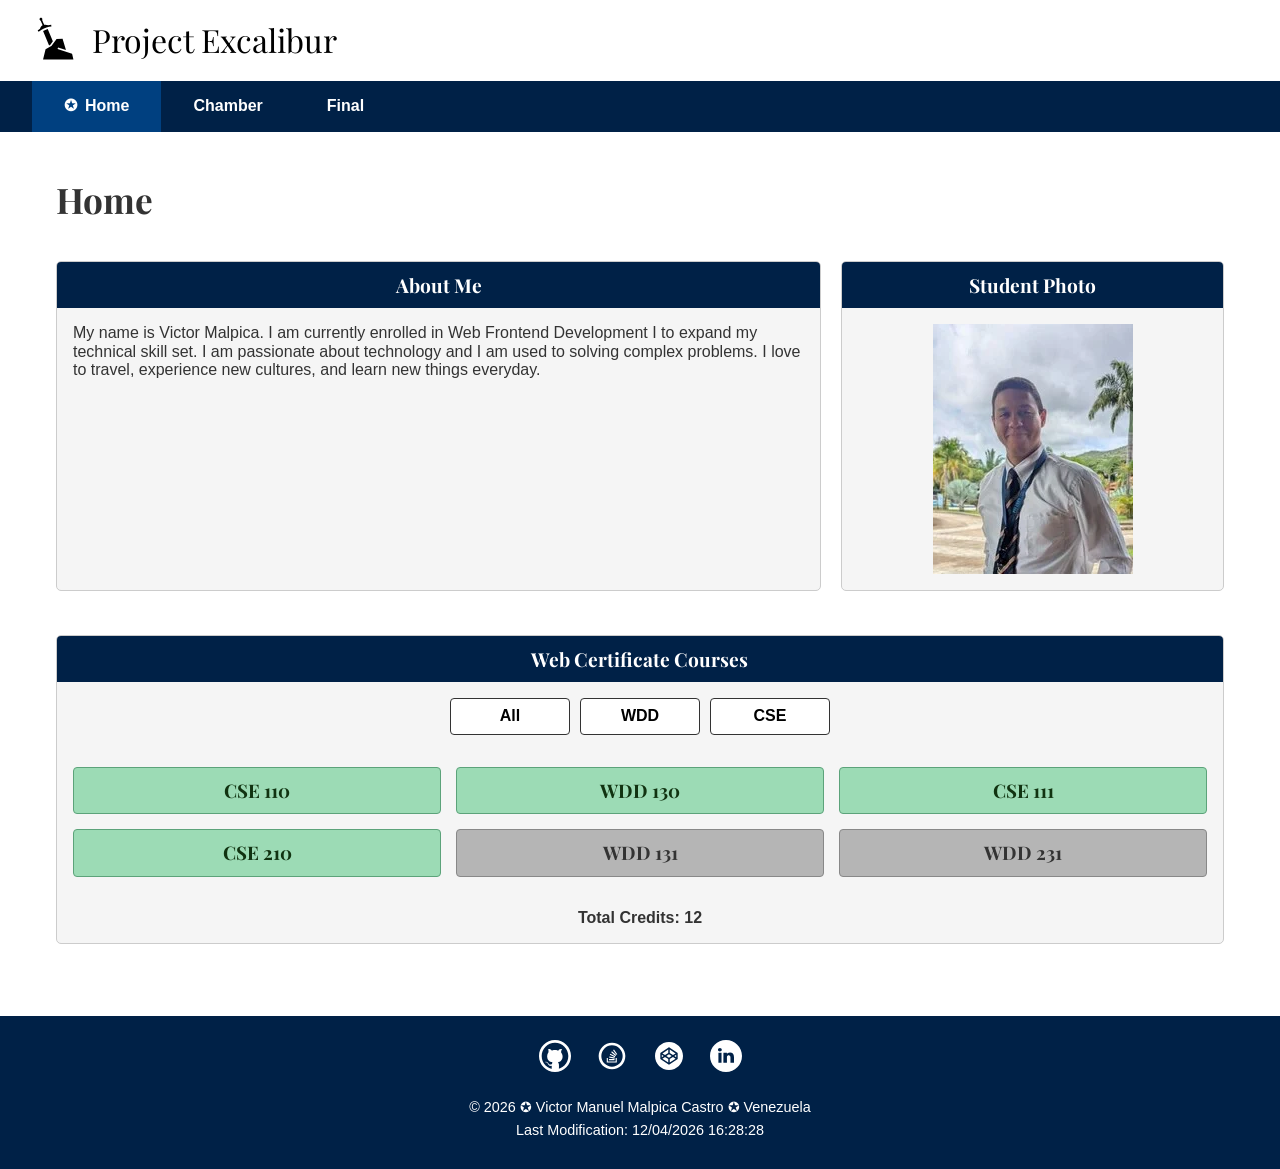
<file: index.html>
<!DOCTYPE html>
<html lang="en">
<head>
  <meta charset="UTF-8">
  <meta name="viewport" content="width=device-width, initial-scale=1.0">
  <meta name="description"
    content="WDD 231 - Web Frontend Development I. Course assignment portfolio for Victor Manuel Malpica Castro. Contains web dev resources and profile information.">
  <meta name="author" content="Victor Manuel Malpica Castro">
  <title>WDD 231 - Web Frontend Development I - Victor Manuel Malpica Castro</title>
  <link rel="icon" href="images/favicon.ico">
  <link rel="preconnect" href="https://fonts.googleapis.com">
  <link rel="preconnect" href="https://fonts.gstatic.com" crossorigin>
  <link
    href="https://fonts.googleapis.com/css2?family=Google+Sans:ital,opsz,wght@0,17..18,400..700;1,17..18,400..700&family=Playfair+Display:ital,wght@0,400..900;1,400..900&display=swap"
    rel="stylesheet">
  <link rel="stylesheet" href="styles/normalize.css">
  <link rel="stylesheet" href="styles/large-page.css">
  <link rel="stylesheet" href="styles/small-page.css">
  <script src="scripts/date.js" defer></script>
  <script src="scripts/course.js" defer></script>
  <script src="scripts/navigation.js" defer></script>
</head>
<body>
  <header>
    <div>
      <a href="index.html">
        <img src="images/sword.svg" alt="Landing Page Icon" loading="lazy">
      </a>
      <span id="site-name">Project Excalibur</span>
    </div>
    <button type="button" id="menu-button">
      <span>Menu</span>
    </button>
    <nav id="nav-menu">
      <ul>
        <li><a href="index.html" class="active">Home</a></li>
        <li><a href="chamber/index.html" target="_blank">Chamber</a></li>
        <li><a href="#" target="_blank">Final</a></li>
      </ul>
    </nav>
  </header>
  <main>
    <h1 id="page-title">
      Home
    </h1>
    <section>
      <h2>
        About Me
      </h2>
      <p>
        My name is Victor Malpica. I am currently enrolled in Web Frontend Development I to expand my technical skill set. I am
        passionate about technology and I am used to solving complex problems. I love to travel, experience new cultures, and
        learn new things everyday.
      </p>
    </section>
    <section>
      <h2>
        Student Photo
      </h2>
      <img src="images/profile.webp" alt="Profile Picture of a lonely man suffering in his inner solitude."
        class="profile-img">
    </section>
    <section id="courses-section">
      <h2>
        Web Certificate Courses
      </h2>
      <div class="button-group" id="course-buttons">
        <button id="btn-all">All</button>
        <button id="btn-wdd">WDD</button>
        <button id="btn-cse">CSE</button>
      </div>
      <div id="course-cards"></div>
      <p id="total-credits"></p>
    </section>
  </main>
  <footer>
    <ul>
      <li>
        <a href="https://github.com/Viktorfrosty" target="_blank">
          <img src="images/github.svg" alt="Github Icon">
        </a>
      </li>
      <li>
        <a href="https://stackoverflow.com/users/32907915/viktorfrosty" target="_blank">
          <img src="images/stackoverflow.svg" alt="stackoverflow Icon">
        </a>
      </li>
      <li>
        <a href="https://codepen.io/Viktorfrosty" target="_blank">
          <img src="images/codepen.svg" alt="Codepen Icon">
        </a>
      </li>
      <li>
        <a href="https://www.linkedin.com/in/victor-malpica" target="_blank">
          <img src="images/linkedin.svg" alt="LinkedIn Icon">
        </a>
      </li>
    </ul>
    <p>&copy; <span id="currentyear"></span> &#10026; Victor Manuel Malpica Castro &#10026; Venezuela</p>
    <p id="lastModified"></p>
  </footer>
</body>
</html>
</file>
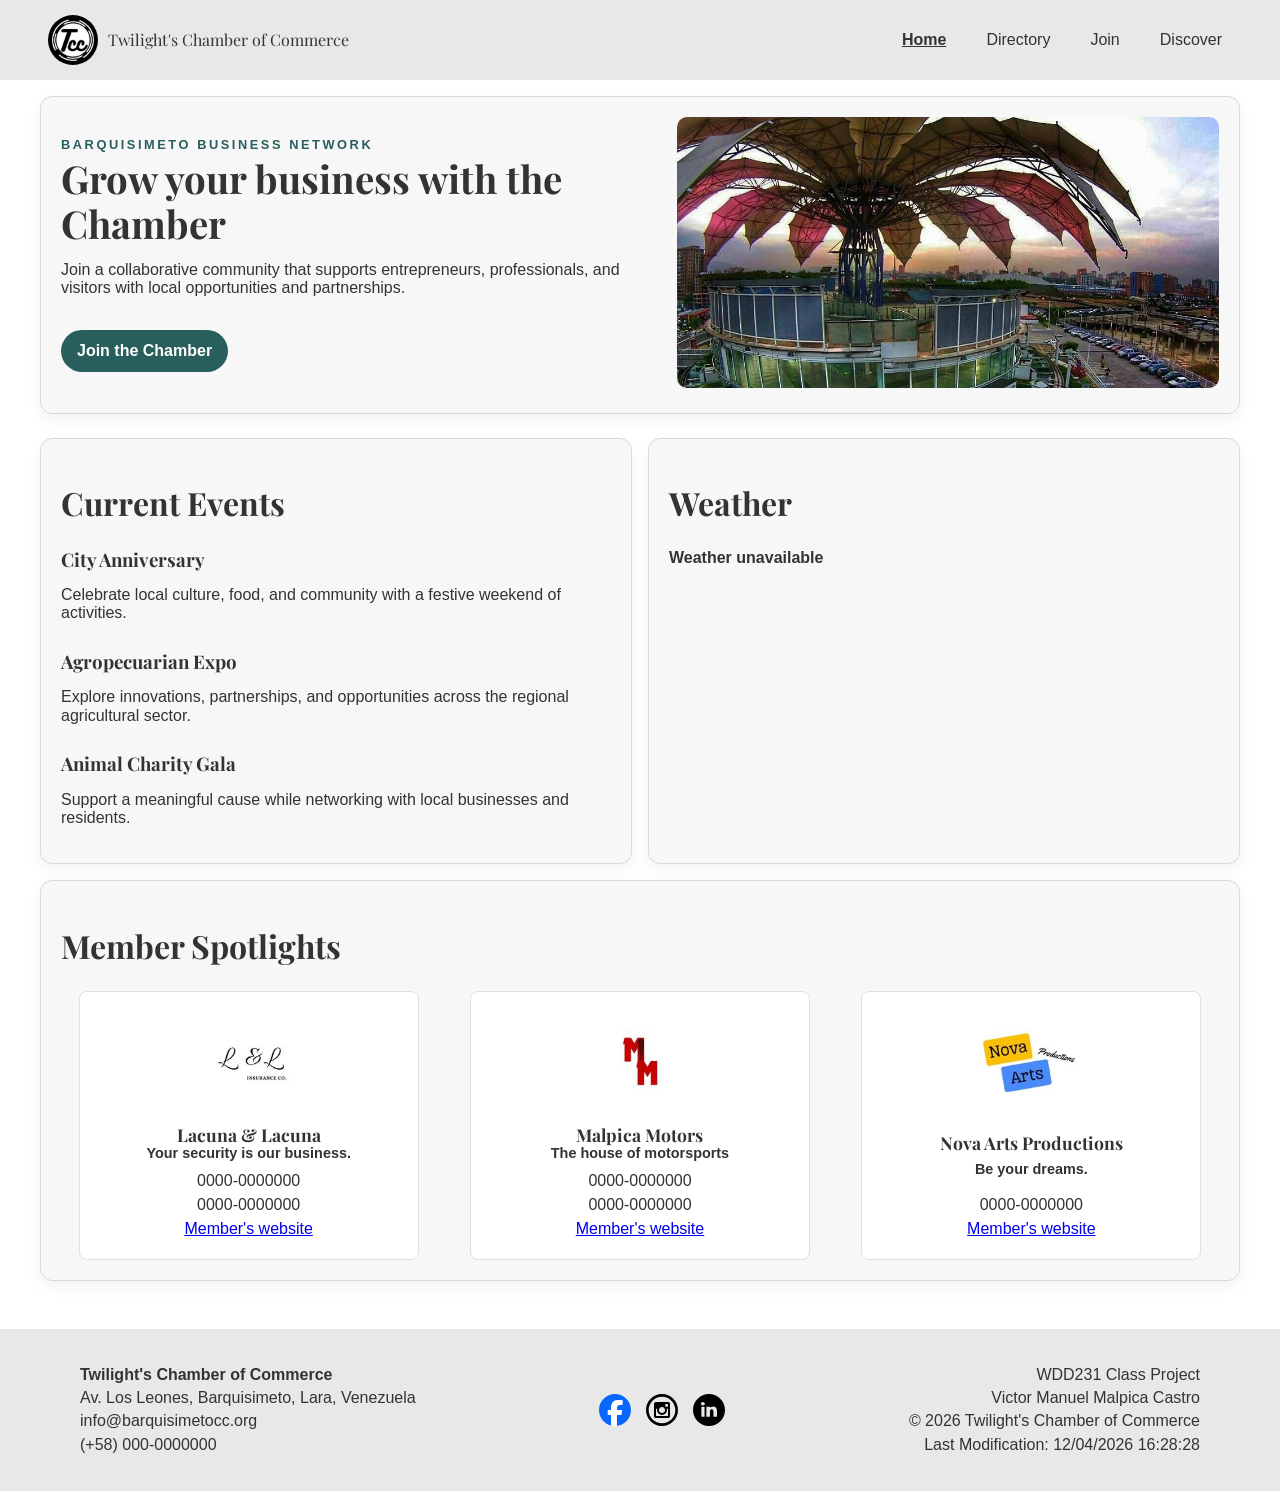
<file: chamber/index.html>
<!DOCTYPE html>
<html lang="en">
  <head>
    <meta charset="UTF-8">
    <meta name="viewport" content="width=device-width, initial-scale=1.0">
    <title>Twilight's Chamber of Commerce - Home</title>
    <meta name="description" content="Welcome to the Twilight's Chamber of Commerce home page, connecting local businesses and community members in Barquisimeto.">
    <meta name="author" content="Victor Manuel Malpica Castro">
    <meta property="og:title" content="Twilight's Chamber of Commerce | Grow Local Business">
    <meta property="og:description" content="Discover local opportunities, connect with businesses, and grow your network through the Twilight's Chamber of Commerce in Barquisimeto.">
    <meta property="og:image" content="https://viktorfrosty.github.io/wdd231/chamber/images/barquisimeto-11688.jpg">
    <meta property="og:url" content="https://viktorfrosty.github.io/wdd231/chamber/index.html">
    <meta property="og:type" content="website">
    <link rel="icon" href="images/logo.ico" type="image/x-icon">
    <link rel="preconnect" href="https://fonts.googleapis.com">
    <link rel="preconnect" href="https://fonts.gstatic.com" crossorigin>
    <link href="https://fonts.googleapis.com/css2?family=Google+Sans:ital,opsz,wght@0,17..18,400..700;1,17..18,400..700&family=Playfair+Display:ital,wght@0,400..900;1,400..900&display=swap" rel="stylesheet">
    <link rel="stylesheet" href="styles/normalize.css">
    <link rel="stylesheet" href="styles/small.css" media="all">
    <link rel="stylesheet" href="styles/large.css" media="(min-width: 600px)">
    <script src="scripts/base.js" defer></script>
    <script src="scripts/forecast.js" defer></script>
    <script src="scripts/spotlight.js" defer></script>
  </head>
  <body>
    <header>
      <div class="logo-box">
        <img src="images/logo.webp" alt="Chamber Logo" width="50" height="50">
        <span id="site-name">Twilight's Chamber of Commerce</span>
      </div>
      <button id="menu-btn" aria-label="Open menu">☰</button>
      <nav>
        <ul id="primary-nav">
          <li><a href="index.html" class="active">Home</a></li>
          <li><a href="directory.html">Directory</a></li>
          <li><a href="join.html">Join</a></li>
          <li><a href="discover.html">Discover</a></li>
        </ul>
      </nav>
    </header>

    <main class="home-page">
      <section class="hero-card">
        <div class="hero-copy">
          <p class="eyebrow">Barquisimeto Business Network</p>
          <h1>Grow your business with the Chamber</h1>
          <p>Join a collaborative community that supports entrepreneurs, professionals, and visitors with local opportunities and partnerships.</p>
          <a class="cta-button" href="join.html">Join the Chamber</a>
        </div>
        <picture>
          <source media="(max-width: 600px)" srcset="images/hero-small.webp">
          <img src="images/hero-medium.webp" alt="Community and business activity in Barquisimeto" fetchpriority="high" width="600" height="450">
        </picture>
      </section>

      <section class="home-grid">
        <article class="info-card">
          <h2>Current Events</h2>
          <ul class="event-list">
            <li>
              <h3>City Anniversary</h3>
              <p>Celebrate local culture, food, and community with a festive weekend of activities.</p>
            </li>
            <li>
              <h3>Agropecuarian Expo</h3>
              <p>Explore innovations, partnerships, and opportunities across the regional agricultural sector.</p>
            </li>
            <li>
              <h3>Animal Charity Gala</h3>
              <p>Support a meaningful cause while networking with local businesses and residents.</p>
            </li>
          </ul>
        </article>

        <article class="info-card weather-card">
          <h2>Weather</h2>
          <p id="location" class="weather-location">Loading weather…</p>
          <ul id="weather-list"></ul>
        </article>

        <article class="info-card spotlight-card">
          <h2>Member Spotlights</h2>
          <ul id="spotlight-list"></ul>
        </article>
      </section>
    </main>

    <footer>
      <div class="footer-info">
        <p><strong>Twilight's Chamber of Commerce</strong></p>
        <p>Av. Los Leones, Barquisimeto, Lara, Venezuela</p>
        <p>info@barquisimetocc.org</p>
        <p>(+58) 000-0000000</p>
      </div>
      <div class="social-links">
        <a href="https://facebook.com" aria-label="Facebook"><img src="images/facebook.svg" alt="Facebook" width="32" height="32"></a>
        <a href="https://instagram.com" aria-label="Twitter"><img src="images/instagram.svg" alt="Twitter" width="32" height="32"></a>
        <a href="https://linkedin.com" aria-label="LinkedIn"><img src="images/linkedin.svg" alt="LinkedIn" width="32" height="32"></a>
      </div>
      <div class="footer-dev">
        <p>WDD231 Class Project</p>
        <p>Victor Manuel Malpica Castro</p>
        <p>&copy; <span id="currentyear"></span> Twilight's Chamber of Commerce</p>
        <p id="lastModified"></p>
      </div>
    </footer>
  </body>
</html>
</file>
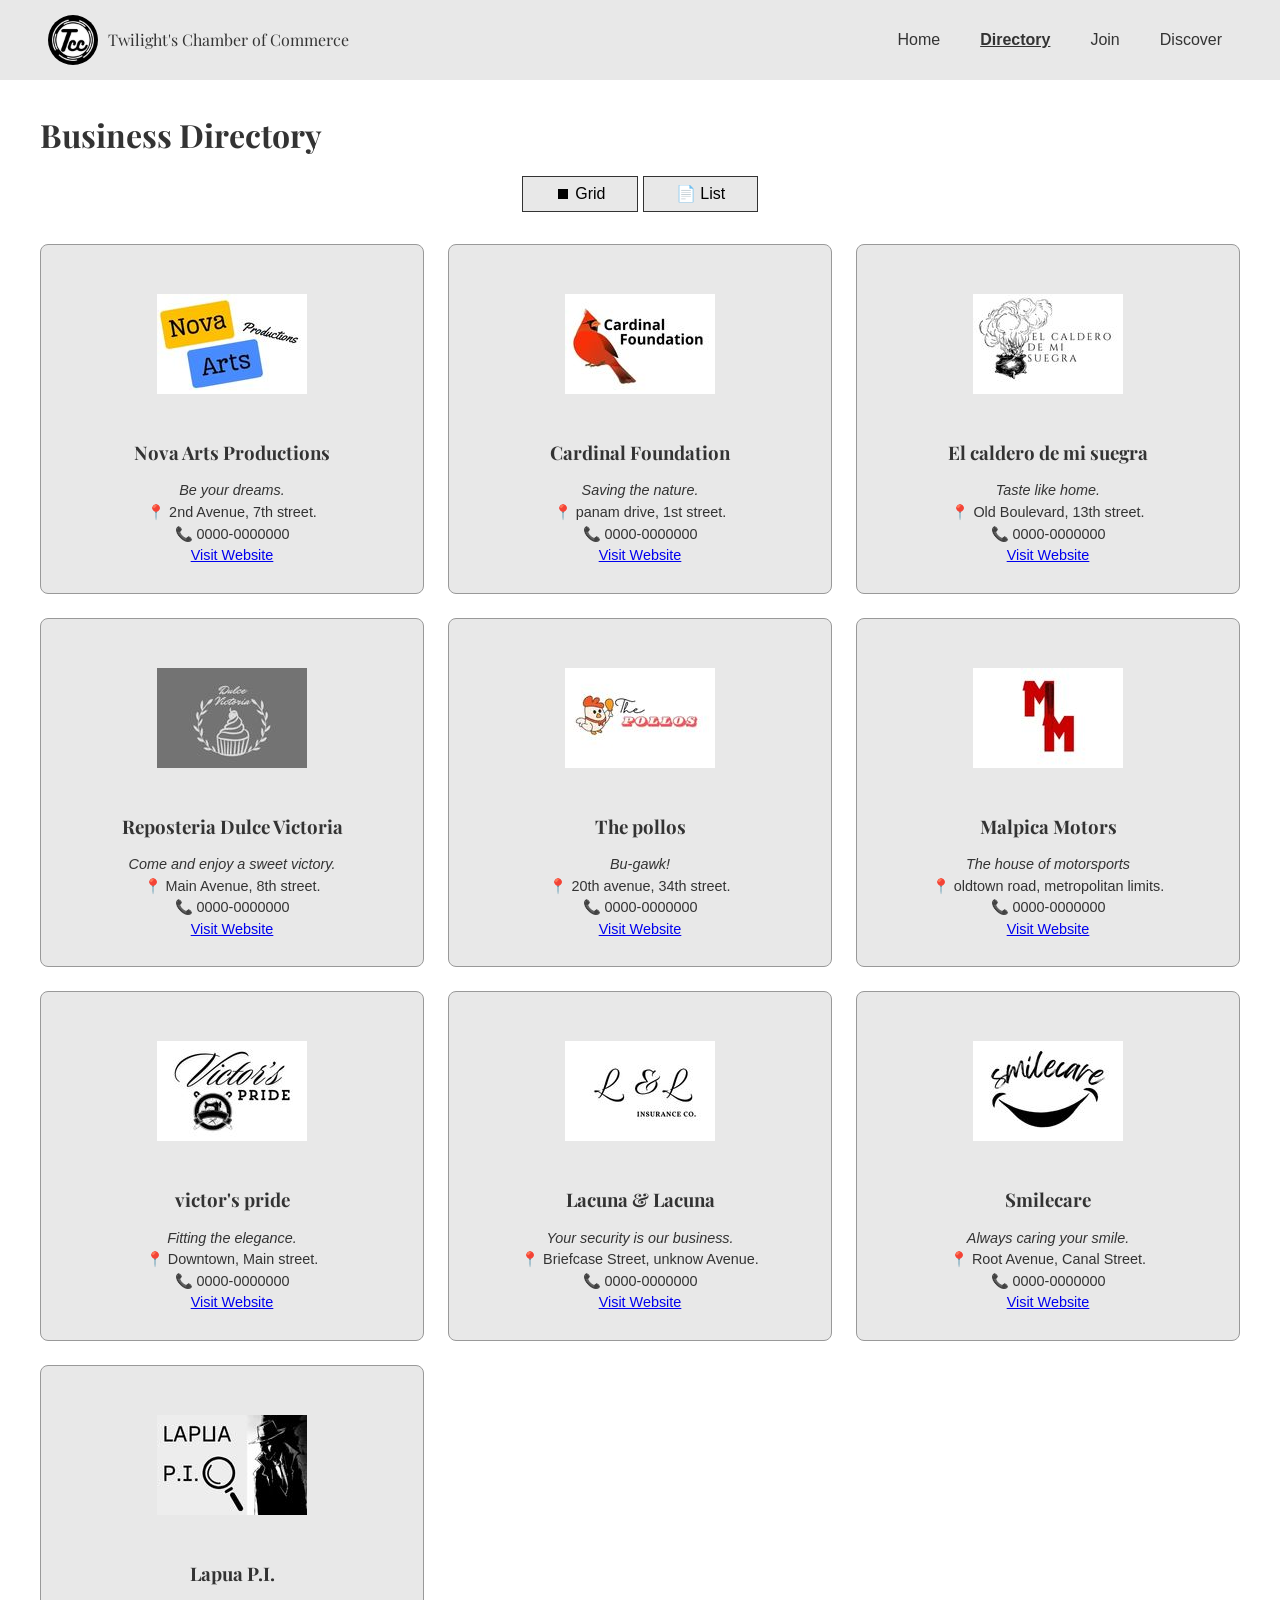
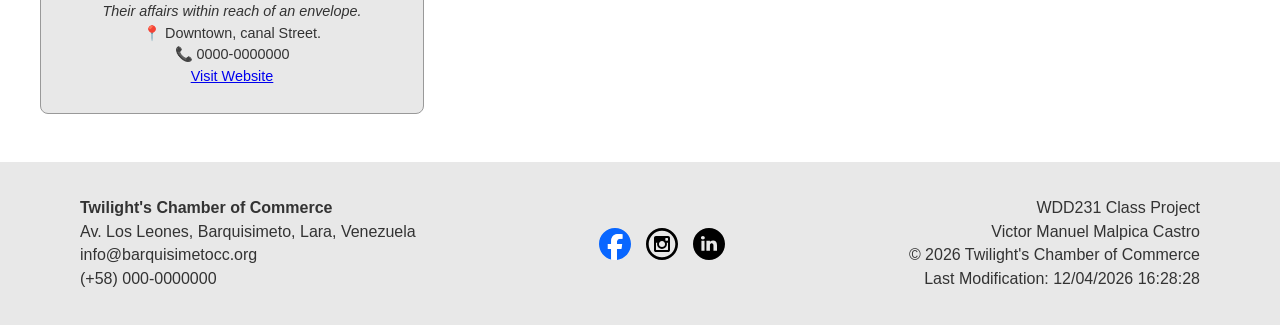
<file: chamber/directory.html>
<!DOCTYPE html>
<html lang="en">
  <head>
    <meta charset="UTF-8">
    <meta name="viewport" content="width=device-width, initial-scale=1.0">
    <title>Twilight's Chamber of Commerce - Directory</title>
    <meta name="description"
      content="Discover and connect with local businesses in the Twilight's Chamber of Commerce Directory.">
    <meta name="author" content="Victor Manuel Malpica Castro">
    <meta property="og:title" content="Twilight's Chamber of Commerce | Business Directory">
    <meta property="og:description" content="Browse featured local businesses and community partners in Barquisimeto through the Twilight's Chamber of Commerce directory.">
    <meta property="og:image" content="https://viktorfrosty.github.io/wdd231/chamber/images/barquisimeto-11688.jpg">
    <meta property="og:url" content="https://viktorfrosty.github.io/wdd231/chamber/directory.html">
    <meta property="og:type" content="website">
    <link rel="icon" href="images/logo.ico" type="image/x-icon">
    <link rel="preconnect" href="https://fonts.googleapis.com">
    <link rel="preconnect" href="https://fonts.gstatic.com" crossorigin>
    <link
      href="https://fonts.googleapis.com/css2?family=Google+Sans:ital,opsz,wght@0,17..18,400..700;1,17..18,400..700&family=Playfair+Display:ital,wght@0,400..900;1,400..900&display=swap"
      rel="stylesheet">
    <link rel="stylesheet" href="styles/normalize.css">
    <link rel="stylesheet" href="styles/small.css" media="all">
    <link rel="stylesheet" href="styles/large.css" media="(min-width: 600px)">
    <script src="scripts/base.js" defer></script>
  </head>

  <body>
    <header>
      <div class="logo-box">
        <img src="images/logo.webp" alt="Chamber Logo" width="50" height="50">
        <span id="site-name">Twilight's Chamber of Commerce</span>
      </div>
      <button id="menu-btn">☰</button>
      <nav>
        <ul id="primary-nav">
          <li><a href="index.html">Home</a></li>
          <li><a href="directory.html" class="active">Directory</a></li>
          <li><a href="#">Join</a></li>
          <li><a href="#">Discover</a></li>
        </ul>
      </nav>
    </header>

    <main>
      <h1>Business Directory</h1>

      <!-- Toggle Buttons -->
      <div class="view-toggles">
        <button id="grid-btn">⏹ Grid</button>
        <button id="list-btn">📄 List</button>
      </div>

      <!-- Directory Container -->
      <article id="directory-container" class="grid-view">
        <!-- JavaScript will inject the business cards here -->
      </article>
    </main>

    <footer>
      <div class="footer-info">
        <p><strong>Twilight's Chamber of Commerce</strong></p>
        <p>Av. Los Leones, Barquisimeto, Lara, Venezuela</p>
        <p>info@barquisimetocc.org</p>
        <p>(+58) 000-0000000</p>
      </div>
      <div class="social-links">
        <a href="https://facebook.com" aria-label="Facebook"><img src="images/facebook.svg" alt="Facebook" width="32"
            height="32"></a>
        <a href="https://instagram.com" aria-label="Twitter"><img src="images/instagram.svg" alt="Twitter" width="32"
            height="32"></a>
        <a href="https://linkedin.com" aria-label="LinkedIn"><img src="images/linkedin.svg" alt="LinkedIn" width="32"
            height="32"></a>
      </div>
      <div class="footer-dev">
        <p>WDD231 Class Project</p>
        <p>Victor Manuel Malpica Castro</p>
        <p>&copy; <span id="currentyear"></span> Twilight's Chamber of Commerce</p>
        <p id="lastModified"></p>
      </div>
    </footer>
  </body>
</html>
</file>
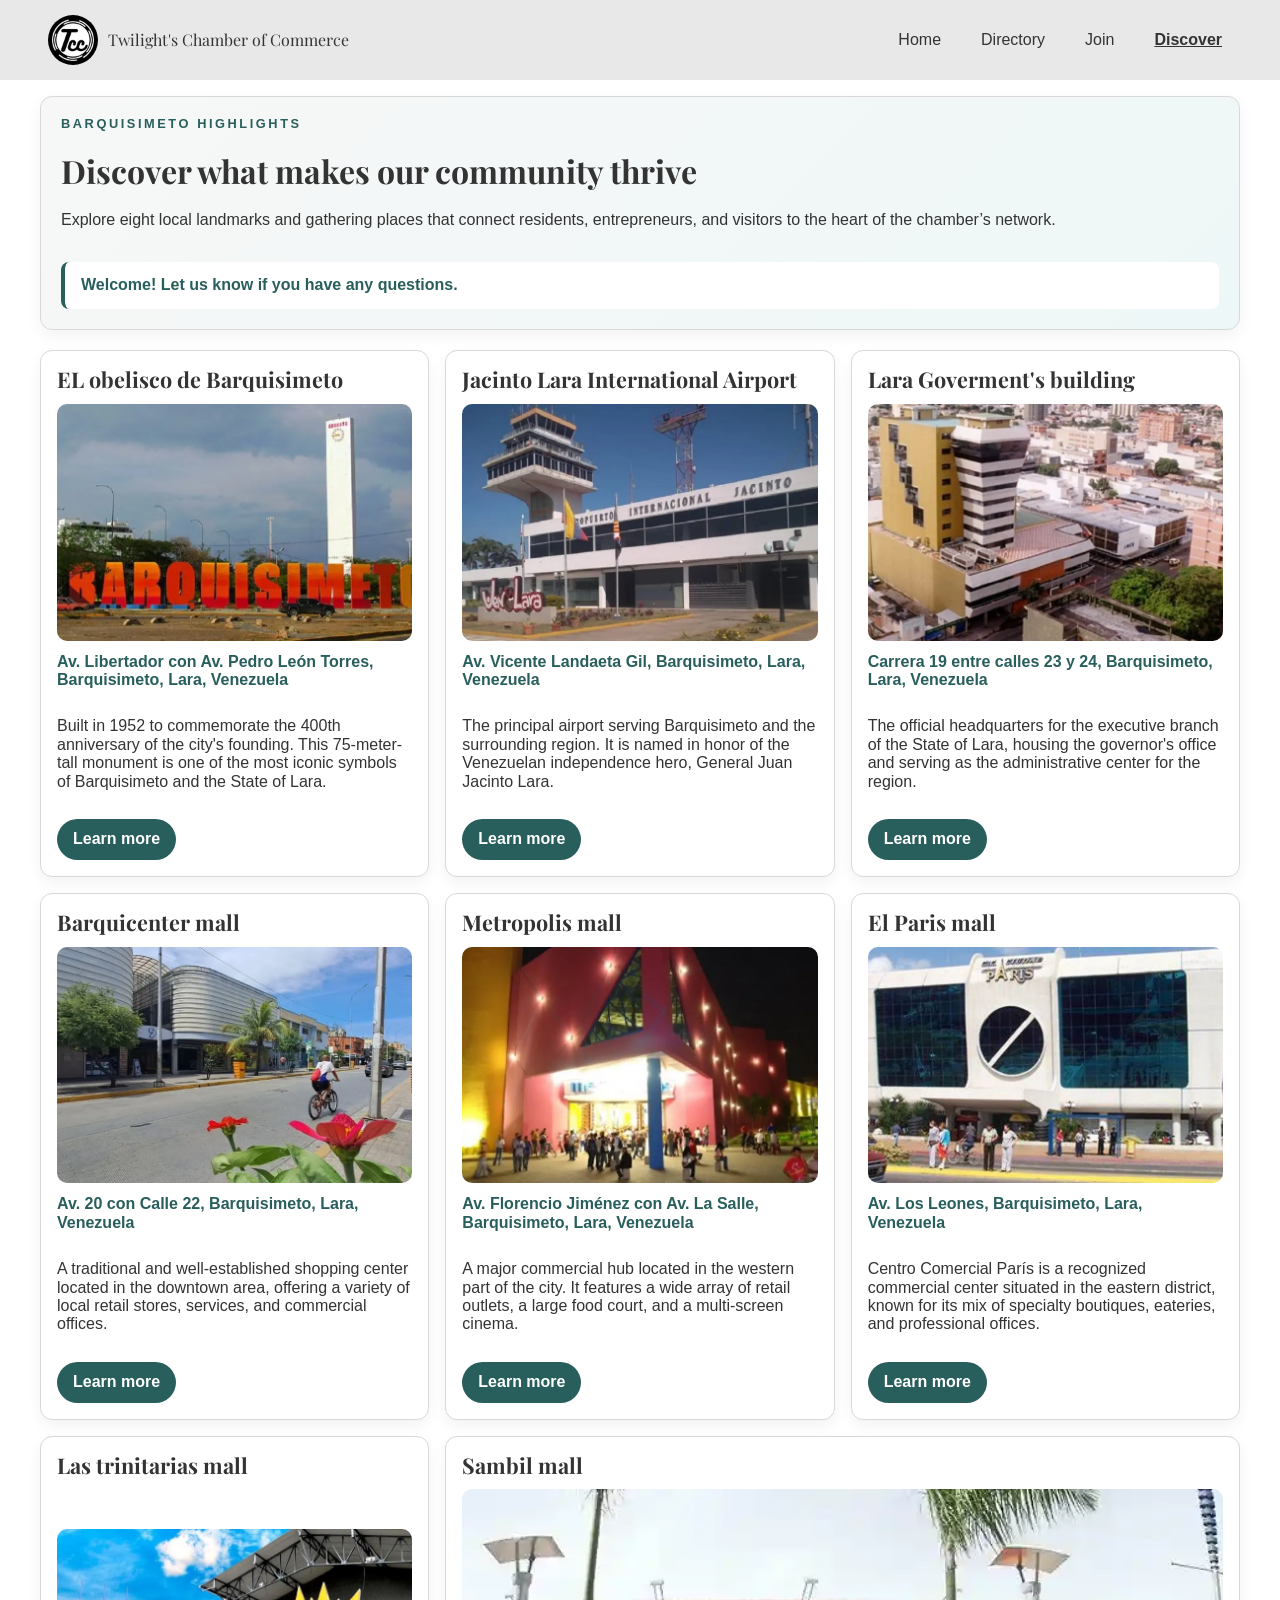
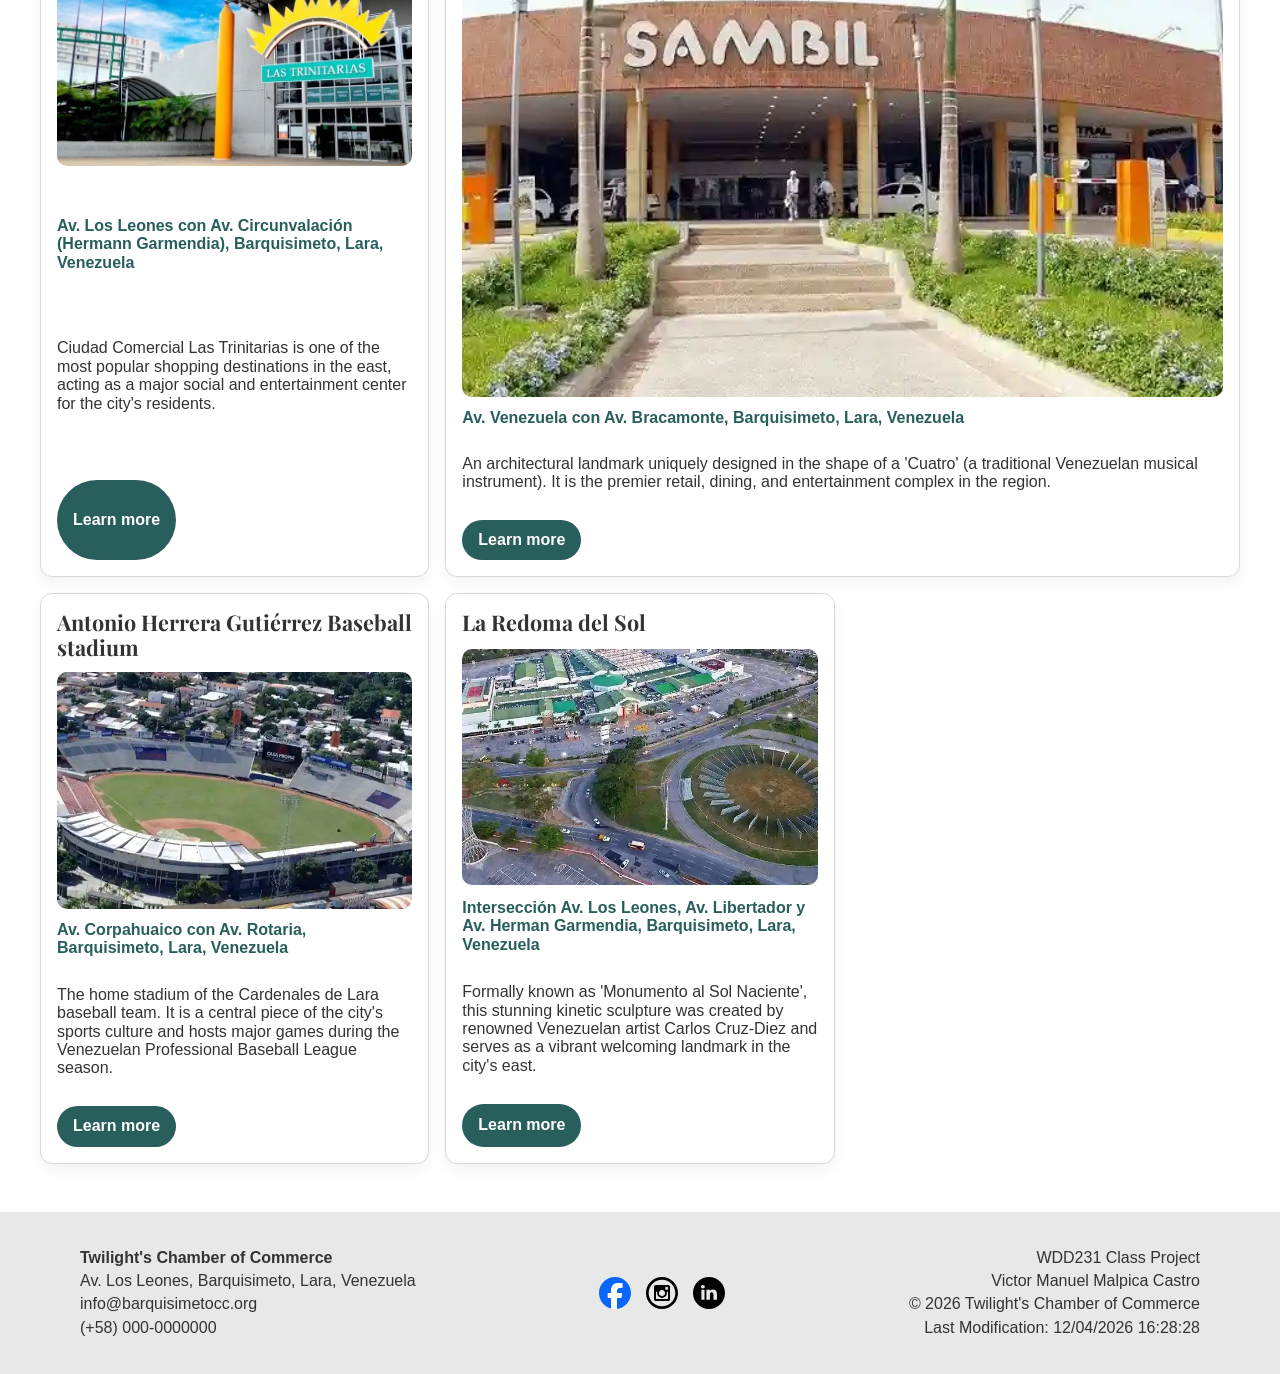
<file: chamber/discover.html>
<!DOCTYPE html>
<html lang="en">
  <head>
    <meta charset="UTF-8">
    <meta name="viewport" content="width=device-width, initial-scale=1.0">
    <title>Twilight's Chamber of Commerce - Discover</title>
    <meta name="description" content="Discover the Chamber of Commerce community and local business highlights.">
    <meta name="author" content="Victor Manuel Malpica Castro">
    <meta property="og:title" content="Twilight's Chamber of Commerce | Discover Local Community">
    <meta property="og:description" content="Explore the community stories, events, and business highlights that make the Twilight's Chamber of Commerce vibrant and welcoming.">
    <meta property="og:image" content="https://viktorfrosty.github.io/wdd231/chamber/images/barquisimeto-11688.jpg">
    <meta property="og:url" content="https://viktorfrosty.github.io/wdd231/chamber/discover.html">
    <meta property="og:type" content="website">
    <link rel="icon" href="images/logo.ico" type="image/x-icon">
    <link rel="preconnect" href="https://fonts.googleapis.com">
    <link rel="preconnect" href="https://fonts.gstatic.com" crossorigin>
    <link href="https://fonts.googleapis.com/css2?family=Google+Sans:ital,opsz,wght@0,17..18,400..700;1,17..18,400..700&family=Playfair+Display:ital,wght@0,400..900;1,400..900&display=swap" rel="stylesheet">
    <link rel="stylesheet" href="styles/normalize.css">
    <link rel="stylesheet" href="styles/small.css" media="all">
    <link rel="stylesheet" href="styles/large.css" media="(min-width: 600px)">
    <script src="scripts/base.js" defer></script>
    <script type="module" src="scripts/discover.js"></script>
  </head>
  <body>
    <header>
      <div class="logo-box">
        <img src="images/logo.webp" alt="Chamber Logo" width="50" height="50">
        <span id="site-name">Twilight's Chamber of Commerce</span>
      </div>
      <button id="menu-btn" aria-label="Open menu">☰</button>
      <nav>
        <ul id="primary-nav">
          <li><a href="index.html">Home</a></li>
          <li><a href="directory.html">Directory</a></li>
          <li><a href="join.html">Join</a></li>
          <li><a href="discover.html" class="active">Discover</a></li>
        </ul>
      </nav>
    </header>

    <main class="discover-page">
      <section class="discover-hero">
        <div>
          <p class="eyebrow">Barquisimeto highlights</p>
          <h1>Discover what makes our community thrive</h1>
          <p>Explore eight local landmarks and gathering places that connect residents, entrepreneurs, and visitors to the heart of the chamber’s network.</p>
        </div>
        <div id="visit-message" class="visit-message" aria-live="polite"></div>
      </section>
      <div id="discover-grid" class="discover-grid"></div>
    </main>

    <footer>
      <div class="footer-info">
        <p><strong>Twilight's Chamber of Commerce</strong></p>
        <p>Av. Los Leones, Barquisimeto, Lara, Venezuela</p>
        <p>info@barquisimetocc.org</p>
        <p>(+58) 000-0000000</p>
      </div>
      <div class="social-links">
        <a href="https://facebook.com" aria-label="Facebook"><img src="images/facebook.svg" alt="Facebook" width="32" height="32"></a>
        <a href="https://instagram.com" aria-label="Twitter"><img src="images/instagram.svg" alt="Twitter" width="32" height="32"></a>
        <a href="https://linkedin.com" aria-label="LinkedIn"><img src="images/linkedin.svg" alt="LinkedIn" width="32" height="32"></a>
      </div>
      <div class="footer-dev">
        <p>WDD231 Class Project</p>
        <p>Victor Manuel Malpica Castro</p>
        <p>&copy; <span id="currentyear"></span> Twilight's Chamber of Commerce</p>
        <p id="lastModified"></p>
      </div>
    </footer>
  </body>
</html>
</file>
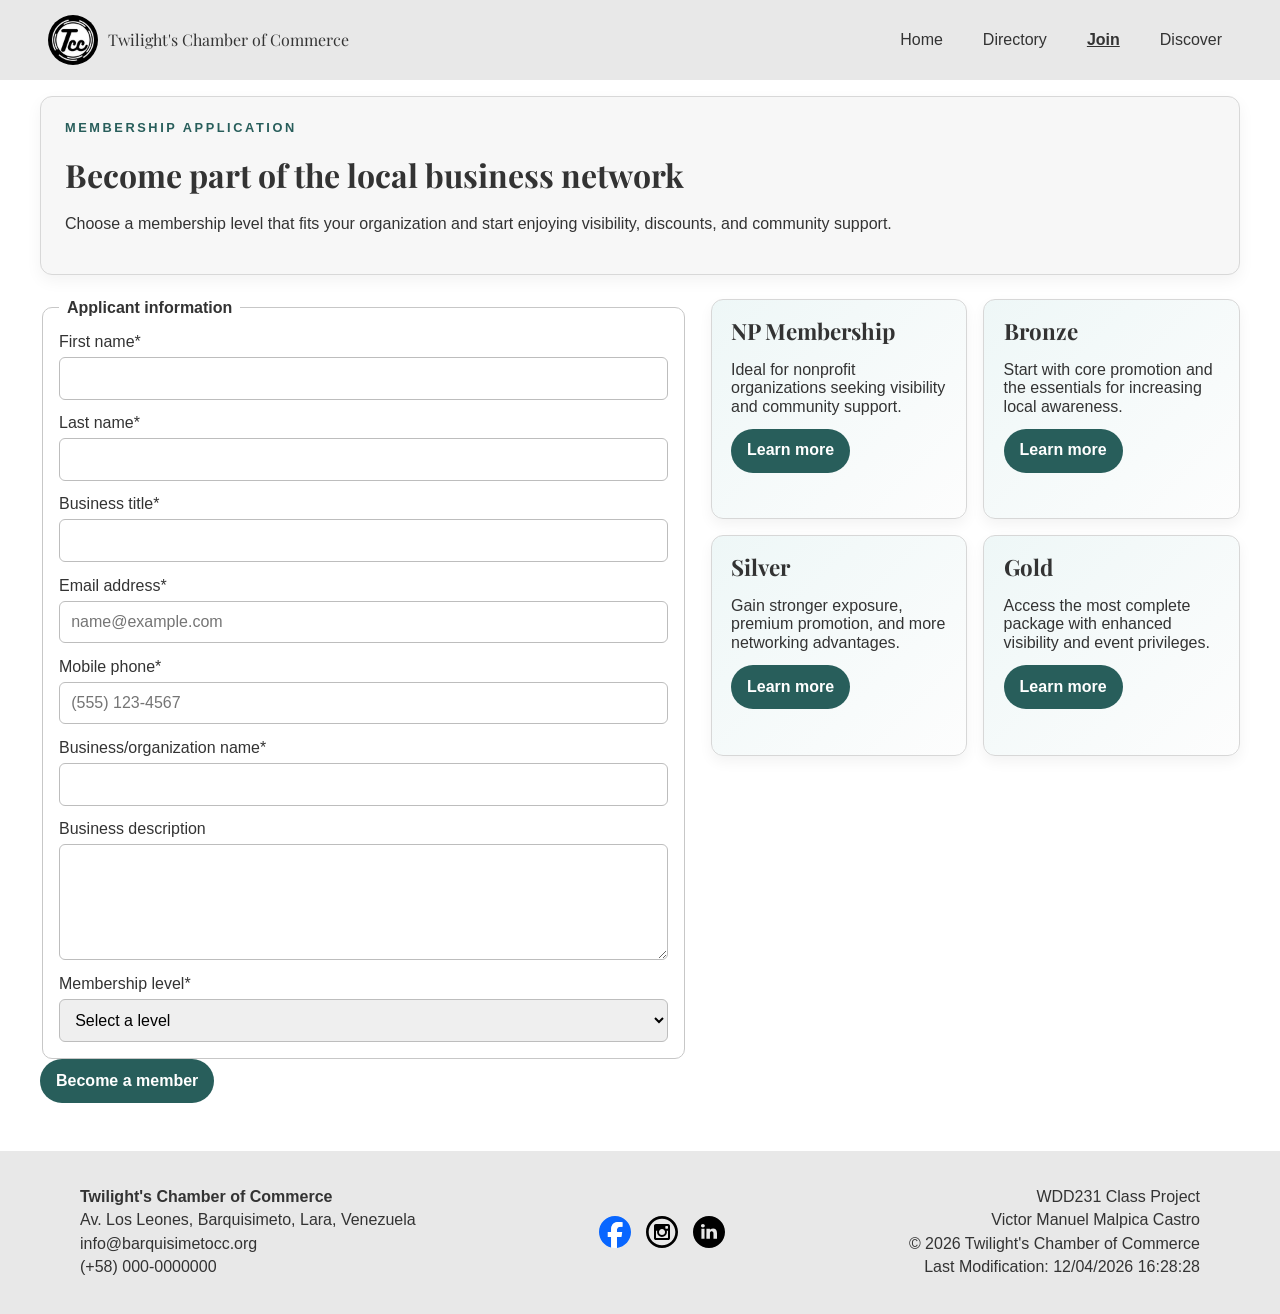
<file: chamber/join.html>
<!DOCTYPE html>
<html lang="en">
  <head>
    <meta charset="UTF-8">
    <meta name="viewport" content="width=device-width, initial-scale=1.0">
    <title>Twilight's Chamber of Commerce - Join</title>
    <meta name="description" content="Join the Twilight's Chamber of Commerce and grow your business with the local network.">
    <meta name="author" content="Victor Manuel Malpica Castro">
    <meta property="og:title" content="Twilight's Chamber of Commerce | Join Today">
    <meta property="og:description" content="Apply for membership and connect with local businesses, events, and opportunities through the Twilight's Chamber of Commerce.">
    <meta property="og:image" content="https://viktorfrosty.github.io/wdd231/chamber/images/barquisimeto-11688.jpg">
    <meta property="og:url" content="https://viktorfrosty.github.io/wdd231/chamber/join.html">
    <meta property="og:type" content="website">
    <link rel="icon" href="images/logo.ico" type="image/x-icon">
    <link rel="preconnect" href="https://fonts.googleapis.com">
    <link rel="preconnect" href="https://fonts.gstatic.com" crossorigin>
    <link href="https://fonts.googleapis.com/css2?family=Google+Sans:ital,opsz,wght@0,17..18,400..700;1,17..18,400..700&family=Playfair+Display:ital,wght@0,400..900;1,400..900&display=swap" rel="stylesheet">
    <link rel="stylesheet" href="styles/normalize.css">
    <link rel="stylesheet" href="styles/small.css" media="all">
    <link rel="stylesheet" href="styles/large.css" media="(min-width: 600px)">
    <script src="scripts/base.js" defer></script>
    <script src="scripts/join.js" defer></script>
  </head>
  <body>
    <header>
      <div class="logo-box">
        <img src="images/logo.webp" alt="Chamber Logo" width="50" height="50">
        <span id="site-name">Twilight's Chamber of Commerce</span>
      </div>
      <button id="menu-btn" aria-label="Open menu">☰</button>
      <nav>
        <ul id="primary-nav">
          <li><a href="index.html">Home</a></li>
          <li><a href="directory.html">Directory</a></li>
          <li><a href="join.html" class="active">Join</a></li>
          <li><a href="discover.html">Discover</a></li>
        </ul>
      </nav>
    </header>

    <main class="join-page">
      <section class="join-intro">
        <p class="eyebrow">Membership application</p>
        <h1>Become part of the local business network</h1>
        <p>Choose a membership level that fits your organization and start enjoying visibility, discounts, and community support.</p>
      </section>

      <div class="join-layout">
        <form method="get" action="thankyou.html" class="membership-form">
          <fieldset>
            <legend>Applicant information</legend>

            <label class="form-field">
              <span>First name*</span>
              <input type="text" name="fname" title="First name" autocomplete="given-name" pattern="[A-Za-zÀ-ÿ\- ]{2,}" required>
            </label>

            <label class="form-field">
              <span>Last name*</span>
              <input type="text" name="lname" title="Last name" autocomplete="family-name" pattern="[A-Za-zÀ-ÿ\- ]{2,}" required>
            </label>

            <label class="form-field">
              <span>Business title*</span>
              <input type="text" name="title" title="Organization title" autocomplete="organization-title" pattern="[A-Za-z\- ]{7,}" required>
            </label>

            <label class="form-field">
              <span>Email address*</span>
              <input type="email" name="email" title="Email address" autocomplete="email" placeholder="name@example.com" required>
            </label>

            <label class="form-field">
              <span>Mobile phone*</span>
              <input type="tel" name="phone" title="Mobile phone" autocomplete="tel" pattern="^\(?\d{3}\)?[-.\s]?\d{3}[-.\s]?\d{4}$" inputmode="tel" placeholder="(555) 123-4567" required>
            </label>

            <label class="form-field">
              <span>Business/organization name*</span>
              <input type="text" name="organization" title="Business/organization name" autocomplete="organization" pattern="[A-Za-zÀ-ÿ0-9&'().,\- ]{2,}" required>
            </label>

            <label class="form-field">
              <span>Business description</span>
              <textarea name="description" title="Business description" rows="5"></textarea>
            </label>

            <label class="form-field">
              <span>Membership level*</span>
              <select name="membership" title="Membership level" required>
                <option value="">Select a level</option>
                <option value="np">NP Membership</option>
                <option value="bronze">Bronze Membership</option>
                <option value="silver">Silver Membership</option>
                <option value="gold">Gold Membership</option>
              </select>
            </label>

            <input type="hidden" id="timestamp" name="timestamp" value="">
          </fieldset>

          <button type="submit" class="submit-button">Become a member</button>
        </form>

        <section class="membership-cards" aria-label="Membership levels">
          <article class="membership-card level-np">
            <h2>NP Membership</h2>
            <p>Ideal for nonprofit organizations seeking visibility and community support.</p>
            <button type="button" class="modal-trigger" data-modal="modal-np">Learn more</button>
          </article>

          <article class="membership-card level-bronze">
            <h2>Bronze</h2>
            <p>Start with core promotion and the essentials for increasing local awareness.</p>
            <button type="button" class="modal-trigger" data-modal="modal-bronze">Learn more</button>
          </article>

          <article class="membership-card level-silver">
            <h2>Silver</h2>
            <p>Gain stronger exposure, premium promotion, and more networking advantages.</p>
            <button type="button" class="modal-trigger" data-modal="modal-silver">Learn more</button>
          </article>

          <article class="membership-card level-gold">
            <h2>Gold</h2>
            <p>Access the most complete package with enhanced visibility and event privileges.</p>
            <button type="button" class="modal-trigger" data-modal="modal-gold">Learn more</button>
          </article>
        </section>
      </div>
    </main>

    <div class="modal" id="modal-np" role="dialog" aria-modal="true" aria-labelledby="modal-np-title">
      <div class="modal-content">
        <button type="button" class="modal-close" aria-label="Close dialog">×</button>
        <h3 id="modal-np-title">NP Membership benefits</h3>
        <ul>
          <li>Community recognition</li>
          <li>Volunteer networking opportunities</li>
          <li>Access to chamber events</li>
        </ul>
      </div>
    </div>

    <div class="modal" id="modal-bronze" role="dialog" aria-modal="true" aria-labelledby="modal-bronze-title">
      <div class="modal-content">
        <button type="button" class="modal-close" aria-label="Close dialog">×</button>
        <h3 id="modal-bronze-title">Bronze Membership benefits</h3>
        <ul>
          <li>Basic directory listing</li>
          <li>Monthly newsletter feature</li>
          <li>Local networking discounts</li>
        </ul>
      </div>
    </div>

    <div class="modal" id="modal-silver" role="dialog" aria-modal="true" aria-labelledby="modal-silver-title">
      <div class="modal-content">
        <button type="button" class="modal-close" aria-label="Close dialog">×</button>
        <h3 id="modal-silver-title">Silver Membership benefits</h3>
        <ul>
          <li>Premium spotlight placement</li>
          <li>Training and mentoring access</li>
          <li>Event partner invitations</li>
        </ul>
      </div>
    </div>

    <div class="modal" id="modal-gold" role="dialog" aria-modal="true" aria-labelledby="modal-gold-title">
      <div class="modal-content">
        <button type="button" class="modal-close" aria-label="Close dialog">×</button>
        <h3 id="modal-gold-title">Gold Membership benefits</h3>
        <ul>
          <li>Top-tier promotion</li>
          <li>Priority event access</li>
          <li>Dedicated business advocacy</li>
        </ul>
      </div>
    </div>

    <footer>
      <div class="footer-info">
        <p><strong>Twilight's Chamber of Commerce</strong></p>
        <p>Av. Los Leones, Barquisimeto, Lara, Venezuela</p>
        <p>info@barquisimetocc.org</p>
        <p>(+58) 000-0000000</p>
      </div>
      <div class="social-links">
        <a href="https://facebook.com" aria-label="Facebook"><img src="images/facebook.svg" alt="Facebook" width="32" height="32"></a>
        <a href="https://instagram.com" aria-label="Twitter"><img src="images/instagram.svg" alt="Twitter" width="32" height="32"></a>
        <a href="https://linkedin.com" aria-label="LinkedIn"><img src="images/linkedin.svg" alt="LinkedIn" width="32" height="32"></a>
      </div>
      <div class="footer-dev">
        <p>WDD231 Class Project</p>
        <p>Victor Manuel Malpica Castro</p>
        <p>&copy; <span id="currentyear"></span> Twilight's Chamber of Commerce</p>
        <p id="lastModified"></p>
      </div>
    </footer>
  </body>
</html>
</file>
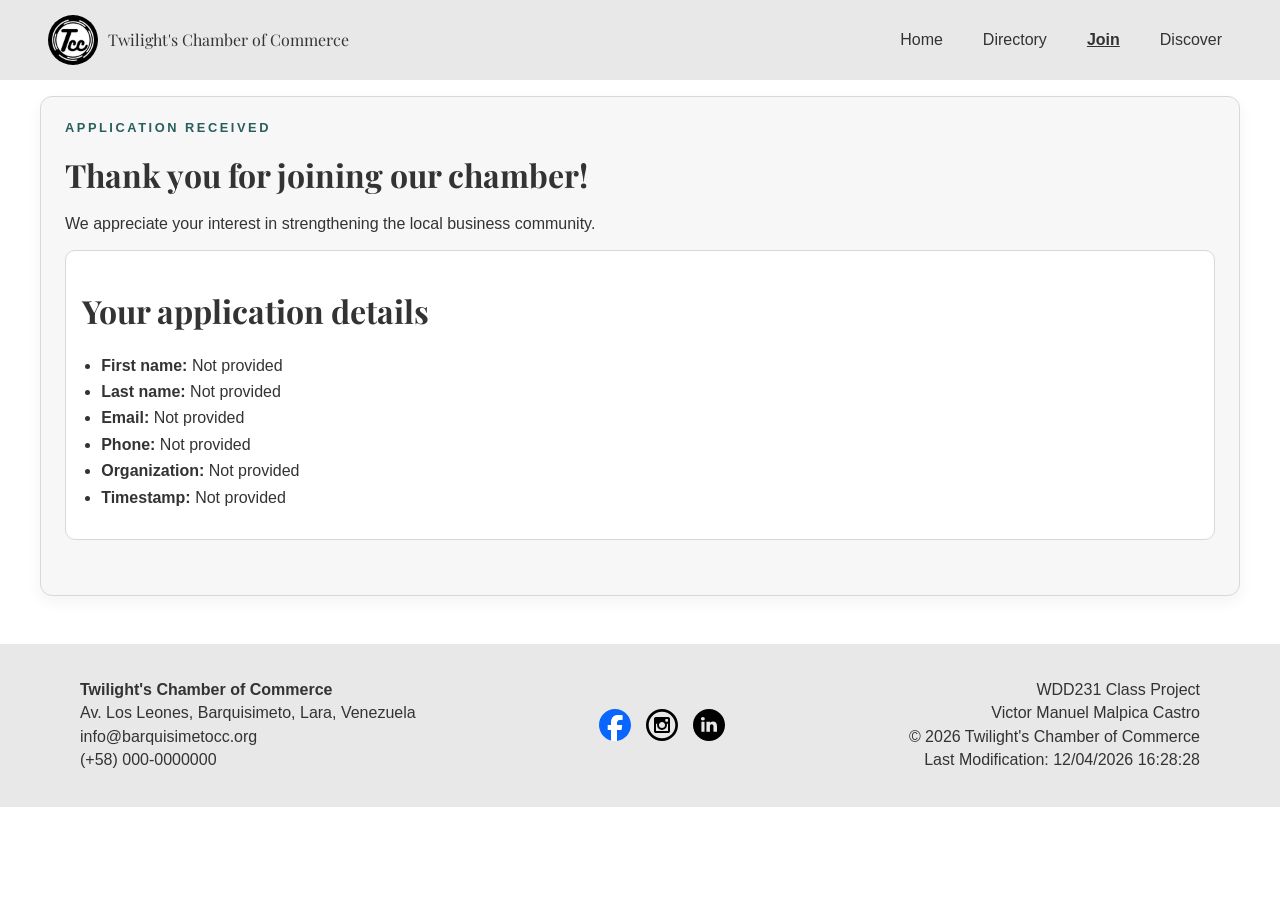
<file: chamber/thankyou.html>
<!DOCTYPE html>
<html lang="en">
  <head>
    <meta charset="UTF-8">
    <meta name="viewport" content="width=device-width, initial-scale=1.0">
    <title>Twilight's Chamber of Commerce - Thank You</title>
    <meta name="description" content="Thank you for joining the Twilight's Chamber of Commerce.">
    <meta name="name" content="Victor Manuel Malpica Castro">
    <meta property="og:title" content="Twilight's Chamber of Commerce | Thank You">
    <meta property="og:description" content="Thank you for applying to the Twilight's Chamber of Commerce and becoming part of the local business community.">
    <meta property="og:image" content="https://viktorfrosty.github.io/wdd231/chamber/images/barquisimeto-11688.jpg">
    <meta property="og:url" content="https://viktorfrosty.github.io/wdd231/chamber/thankyou.html">
    <meta property="og:type" content="website">
    <link rel="icon" href="images/logo.ico" type="image/x-icon">
    <link rel="preconnect" href="https://fonts.googleapis.com">
    <link rel="preconnect" href="https://fonts.gstatic.com" crossorigin>
    <link href="https://fonts.googleapis.com/css2?family=Google+Sans:ital,opsz,wght@0,17..18,400..700;1,17..18,400..700&family=Playfair+Display:ital,wght@0,400..900;1,400..900&display=swap" rel="stylesheet">
    <link rel="stylesheet" href="styles/normalize.css">
    <link rel="stylesheet" href="styles/small.css" media="all">
    <link rel="stylesheet" href="styles/large.css" media="(min-width: 600px)">
    <script src="scripts/base.js" defer></script>
    <script src="scripts/join.js" defer></script>
  </head>
  <body>
    <header>
      <div class="logo-box">
        <img src="images/logo.webp" alt="Chamber Logo" width="50" height="50">
        <span id="site-name">Twilight's Chamber of Commerce</span>
      </div>
      <button id="menu-btn" aria-label="Open menu">☰</button>
      <nav>
        <ul id="primary-nav">
          <li><a href="index.html">Home</a></li>
          <li><a href="directory.html">Directory</a></li>
          <li><a href="join.html" class="active">Join</a></li>
          <li><a href="discover.html">Discover</a></li>
        </ul>
      </nav>
    </header>

    <main class="thank-you-page">
      <section class="thank-you-card">
        <p class="eyebrow">Application received</p>
        <h1>Thank you for joining our chamber!</h1>
        <p>We appreciate your interest in strengthening the local business community.</p>

        <div class="summary-box">
          <h2>Your application details</h2>
          <ul id="summary-list"></ul>
        </div>
      </section>
    </main>

    <footer>
      <div class="footer-info">
        <p><strong>Twilight's Chamber of Commerce</strong></p>
        <p>Av. Los Leones, Barquisimeto, Lara, Venezuela</p>
        <p>info@barquisimetocc.org</p>
        <p>(+58) 000-0000000</p>
      </div>
      <div class="social-links">
        <a href="https://facebook.com" aria-label="Facebook"><img src="images/facebook.svg" alt="Facebook" width="32" height="32"></a>
        <a href="https://instagram.com" aria-label="Twitter"><img src="images/instagram.svg" alt="Twitter" width="32" height="32"></a>
        <a href="https://linkedin.com" aria-label="LinkedIn"><img src="images/linkedin.svg" alt="LinkedIn" width="32" height="32"></a>
      </div>
      <div class="footer-dev">
        <p>WDD231 Class Project</p>
        <p>Victor Manuel Malpica Castro</p>
        <p>&copy; <span id="currentyear"></span> Twilight's Chamber of Commerce</p>
        <p id="lastModified"></p>
      </div>
    </footer>
  </body>
</html>
</file>
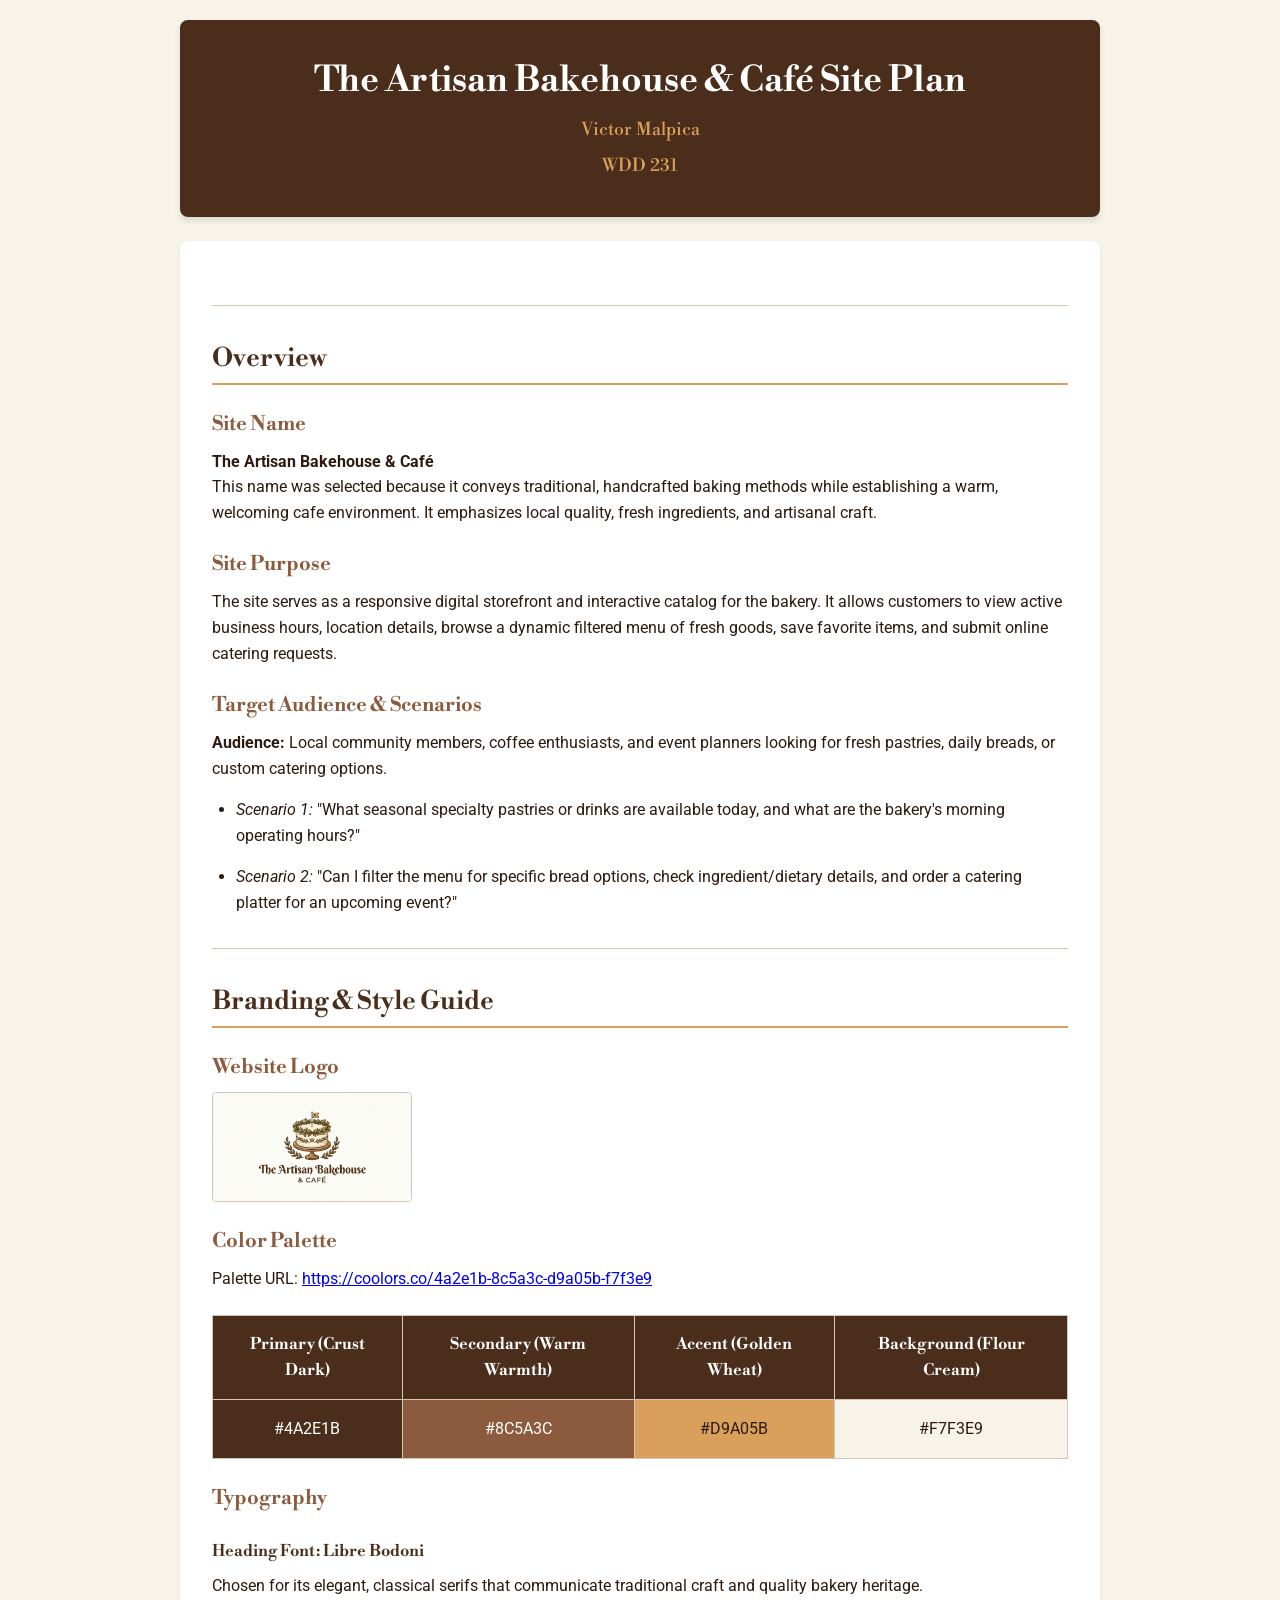
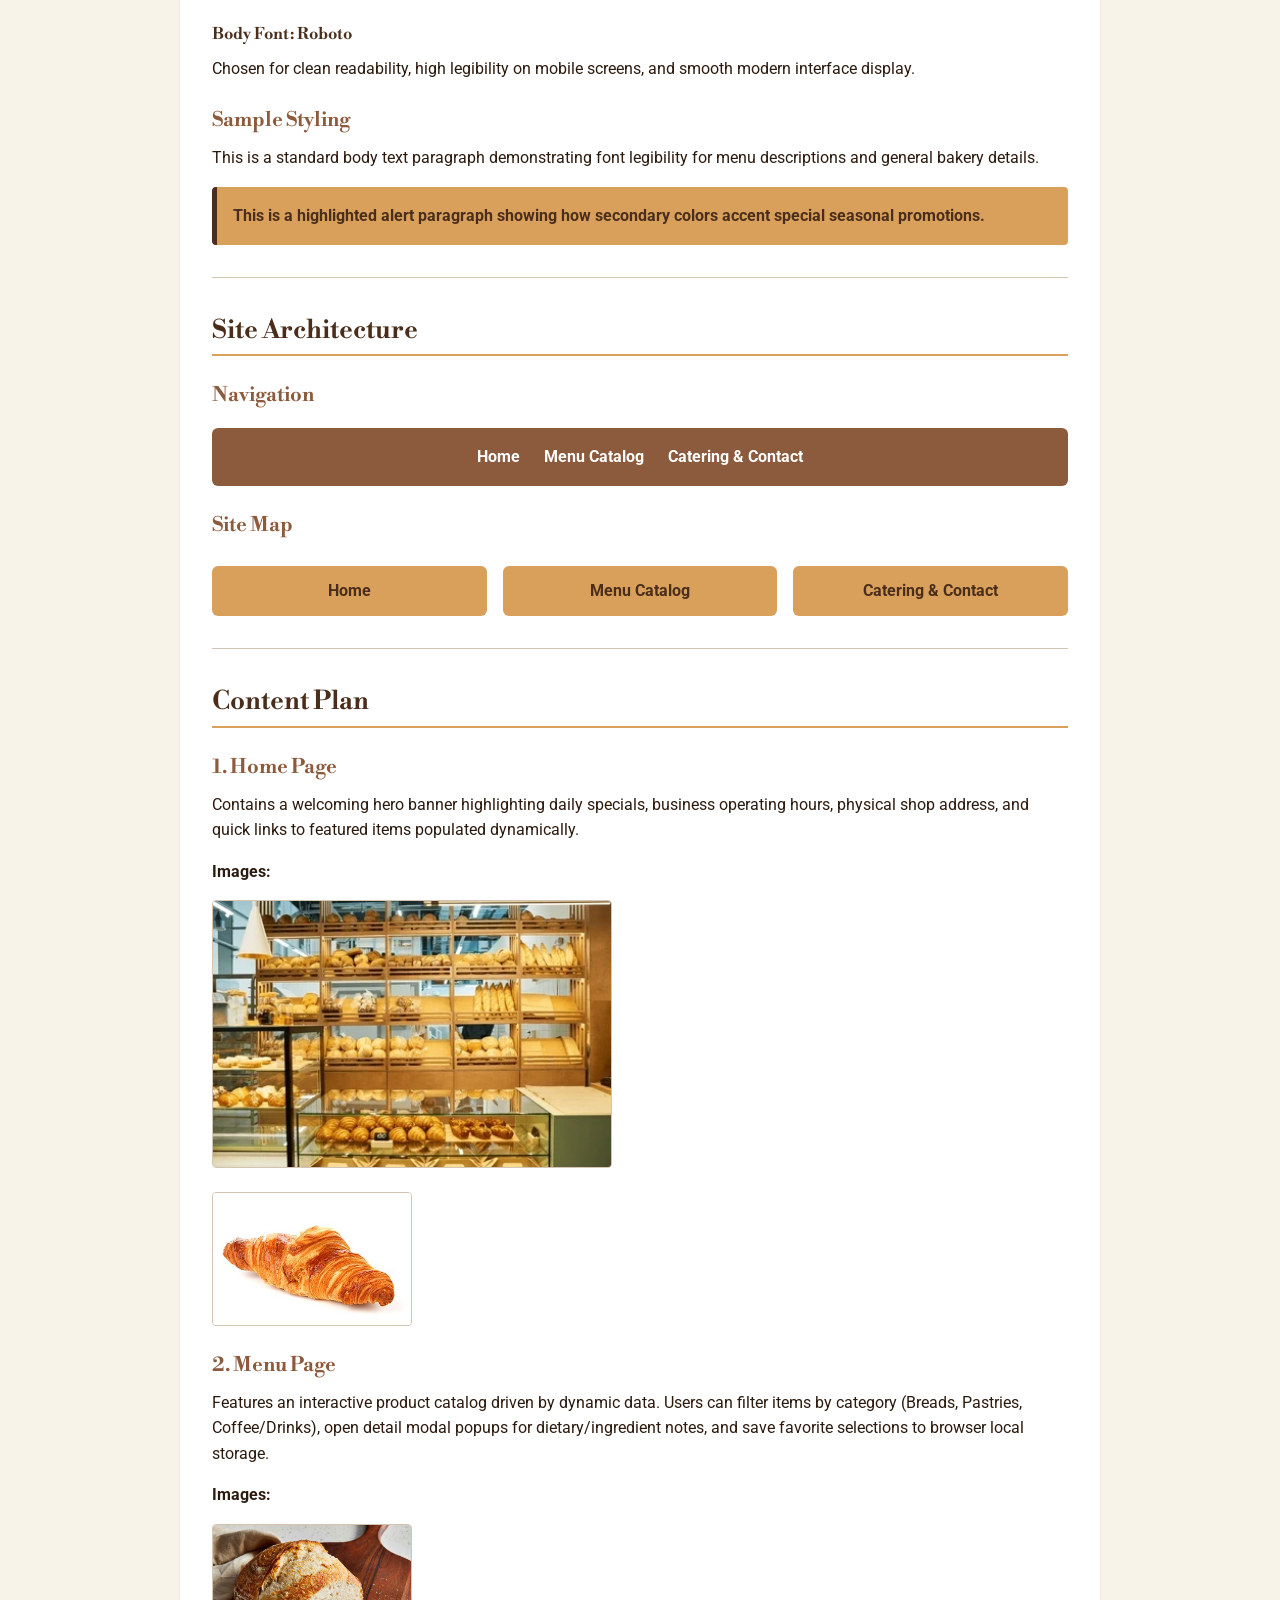
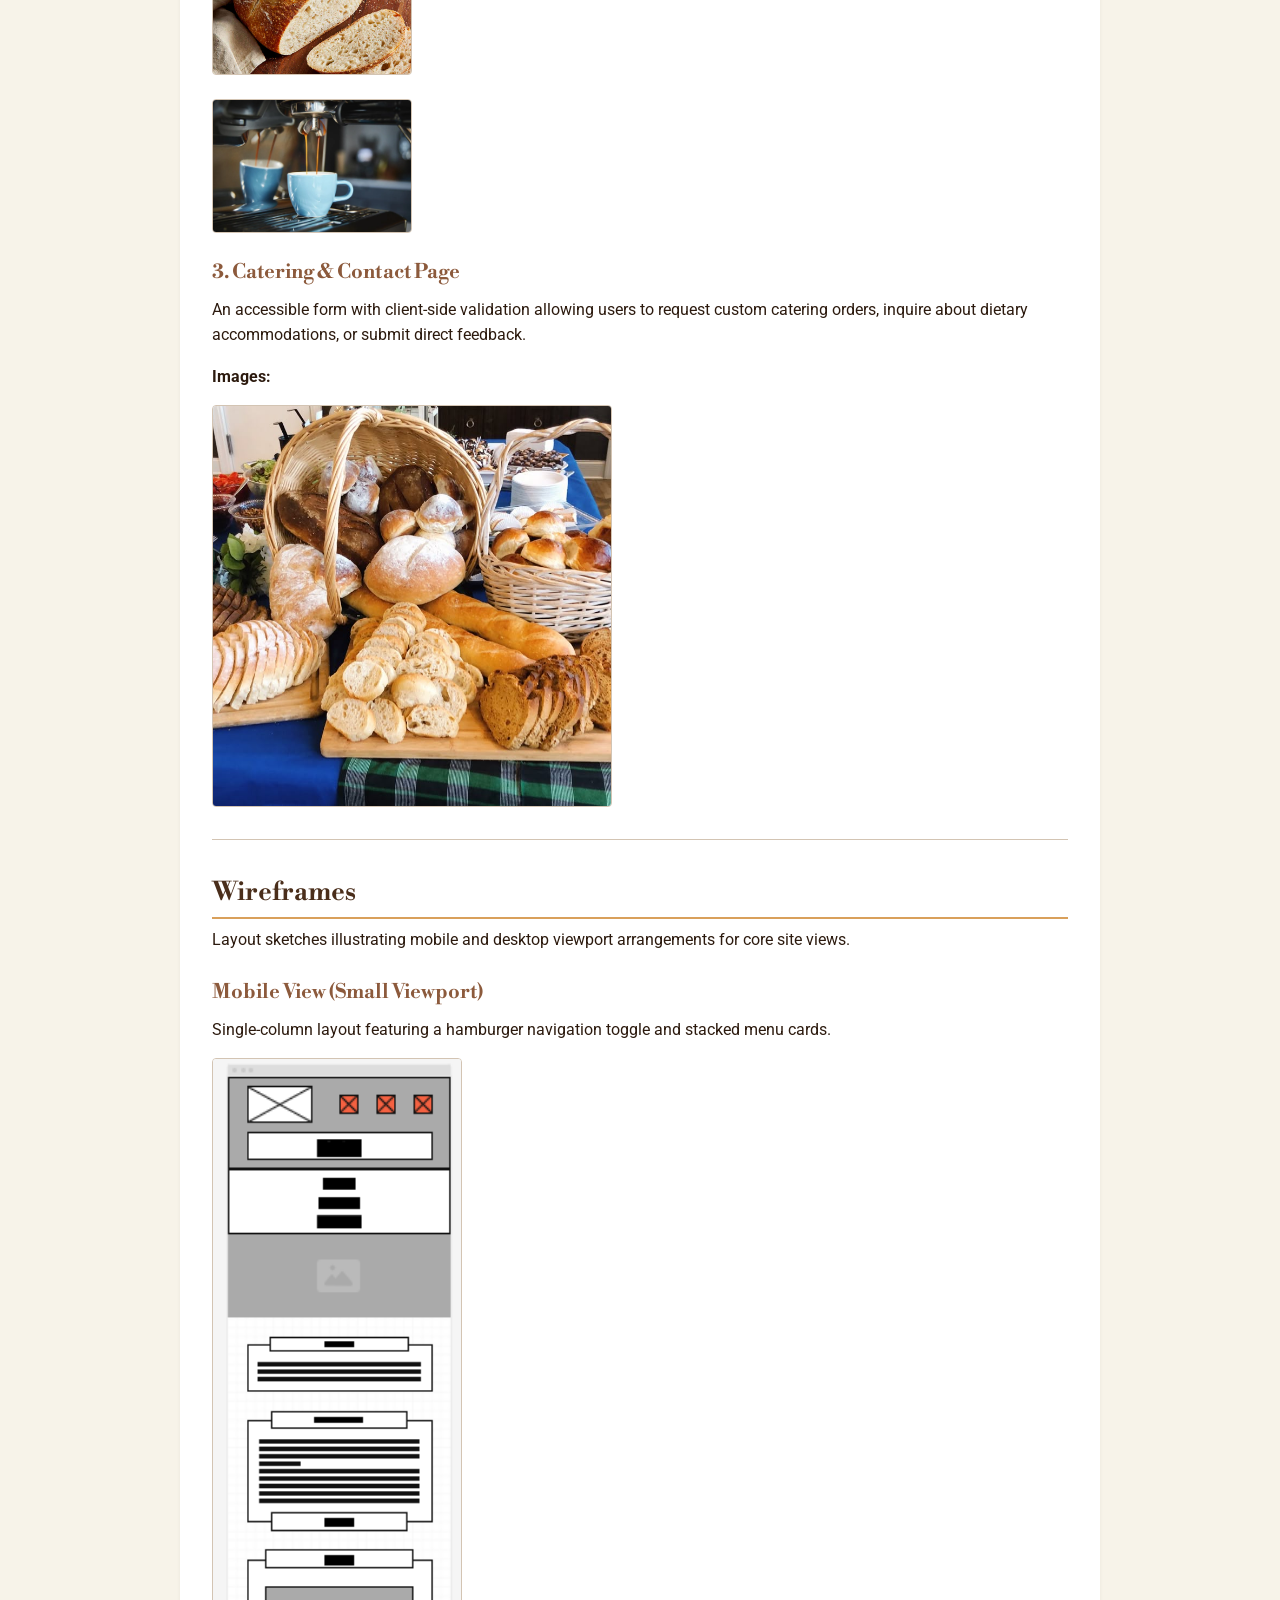
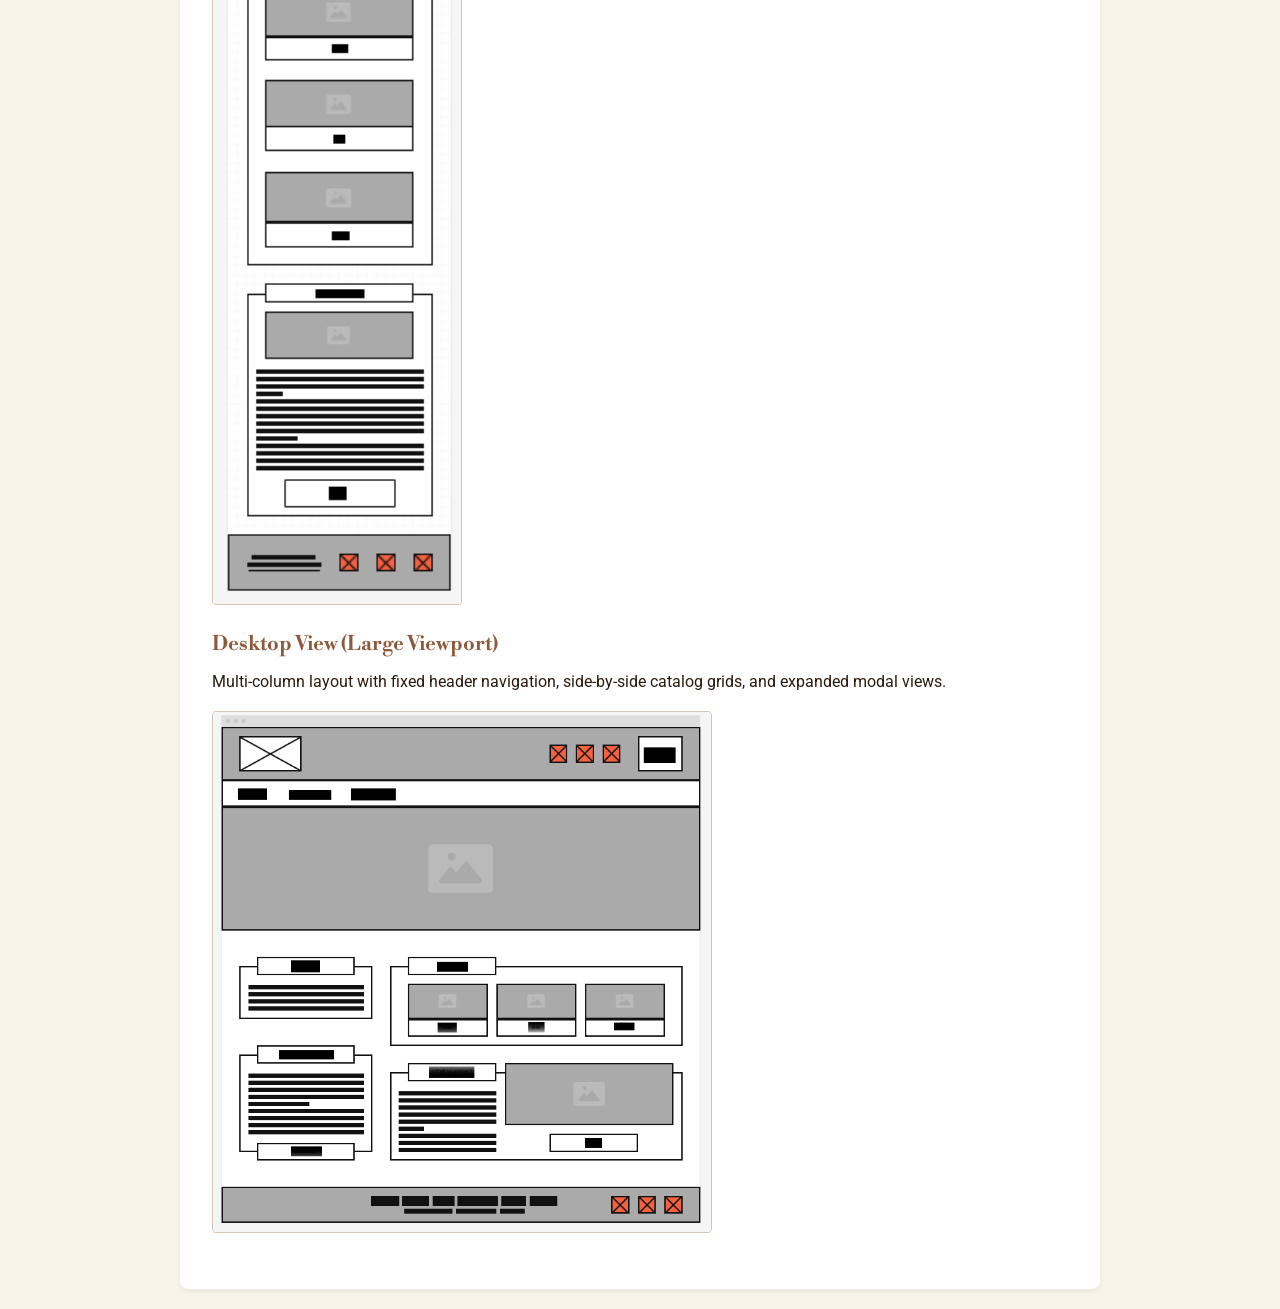
<file: project/siteplan.html>
<!DOCTYPE html>
<html lang="en-us">

<head>
  <meta charset="utf-8">
  <meta name="viewport" content="width=device-width, initial-scale=1.0">
  <meta name="description"
    content="Site planning document for The Artisan Bakehouse & Café project, detailing site goals, audience, branding, typography, and wireframe layouts.">
  <meta name="author" content="Victor Malpica">
  <title>The Artisan Bakehouse - Site Plan</title>

  <!-- Google Fonts Preconnect and Link tags (Replaces @import) -->
  <link rel="preconnect" href="https://fonts.googleapis.com">
  <link rel="preconnect" href="https://fonts.gstatic.com" crossorigin>
  <link
    href="https://fonts.googleapis.com/css2?family=Libre+Bodoni:ital,wght@0,400..700;1,400..700&family=Roboto:wght@300;400;700&display=swap"
    rel="stylesheet">

  <link type="text/css" rel="stylesheet" href="styles/siteplan.css">
</head>

<body>
  <header>
    <h1>The Artisan Bakehouse & Café Site Plan</h1>
    <h2>Victor Malpica</h2>
    <h2>WDD 231</h2>
  </header>

  <main>
    <!-- ------------------------ Overview ------------------------------ -->
    <hr>
    <h2>Overview</h2>

    <h3>Site Name</h3>
    <p>
      <strong>The Artisan Bakehouse & Café</strong><br>
      This name was selected because it conveys traditional, handcrafted baking methods while establishing a warm,
      welcoming cafe environment. It emphasizes local quality, fresh ingredients, and artisanal craft.
    </p>

    <h3>Site Purpose</h3>
    <p>
      The site serves as a responsive digital storefront and interactive catalog for the bakery. It allows customers to
      view active business hours, location details, browse a dynamic filtered menu of fresh goods, save favorite items,
      and submit online catering requests.
    </p>

    <h3>Target Audience & Scenarios</h3>
    <p>
      <strong>Audience:</strong> Local community members, coffee enthusiasts, and event planners looking for fresh
      pastries, daily breads, or custom catering options.
    </p>
    <ul>
      <li><em>Scenario 1:</em> "What seasonal specialty pastries or drinks are available today, and what are the
        bakery's morning operating hours?"</li>
      <li><em>Scenario 2:</em> "Can I filter the menu for specific bread options, check ingredient/dietary details, and
        order a catering platter for an upcoming event?"</li>
    </ul>

    <!-- ------------------------ Branding & Style ------------------------------ -->
    <hr>
    <h2>Branding & Style Guide</h2>

    <h3>Website Logo</h3>
    <img src="images/logo_bakery.png" alt="The Artisan Bakehouse Logo" width="200">

    <h3>Color Palette</h3>
    <p>
      Palette URL: <a href="https://coolors.co/4a2e1b-8c5a3c-d9a05b-f7f3e9"
        target="_blank">https://coolors.co/4a2e1b-8c5a3c-d9a05b-f7f3e9</a>
    </p>

    <table class="colors">
      <tr>
        <th>Primary (Crust Dark)</th>
        <th>Secondary (Warm Warmth)</th>
        <th>Accent (Golden Wheat)</th>
        <th>Background (Flour Cream)</th>
      </tr>
      <tr>
        <td class="primary">#4A2E1B</td>
        <td class="secondary">#8C5A3C</td>
        <td class="accent1">#D9A05B</td>
        <td class="accent2">#F7F3E9</td>
      </tr>
    </table>

    <h3>Typography</h3>
    <h4>Heading Font: Libre Bodoni</h4>
    <p>Chosen for its elegant, classical serifs that communicate traditional craft and quality bakery heritage.</p>

    <h4>Body Font: Roboto</h4>
    <p>Chosen for clean readability, high legibility on mobile screens, and smooth modern interface display.</p>

    <h3>Sample Styling</h3>
    <p>This is a standard body text paragraph demonstrating font legibility for menu descriptions and general bakery
      details.</p>
    <p class="colored">This is a highlighted alert paragraph showing how secondary colors accent special seasonal
      promotions.</p>

    <!-- ------------------------ Navigation & Structure ------------------------------ -->
    <hr>
    <h2>Site Architecture</h2>

    <h3>Navigation</h3>
    <nav>
      <a href="index.html">Home</a>
      <a href="menu.html">Menu Catalog</a>
      <a href="contact.html">Catering & Contact</a>
    </nav>

    <h3>Site Map</h3>
    <div class="sitemap">
      <div class="sm-home">Home</div>
      <div class="sm-page2">Menu Catalog</div>
      <div class="sm-page3">Catering & Contact</div>
    </div>

    <!-- ------------------------ Content Plan ------------------------------ -->
    <hr>
    <h2>Content Plan</h2>

    <h3>1. Home Page</h3>
    <p>
      Contains a welcoming hero banner highlighting daily specials, business operating hours, physical shop address, and
      quick links to featured items populated dynamically.
    </p>
    <p><strong>Images:</strong></p>
    <img src="images/counter-bakery.webp" alt="Bakery counter" width="400" loading="eager">
    <img src="images/croissant-spotlight.jpg" alt="Featured croissant" width="200" loading="lazy">

    <h3>2. Menu Page</h3>
    <p>
      Features an interactive product catalog driven by dynamic data. Users can filter items by category (Breads,
      Pastries, Coffee/Drinks), open detail modal popups for dietary/ingredient notes, and save favorite selections to
      browser local storage.
    </p>
    <p><strong>Images:</strong></p>
    <img src="images/bread_selection.jpg" alt="Sourdough loaves" width="200" loading="lazy">
    <img src="images/coffee_drinks.jpg" alt="Artisan espresso" width="200" loading="lazy">

    <h3>3. Catering & Contact Page</h3>
    <p>
      An accessible form with client-side validation allowing users to request custom catering orders, inquire about
      dietary accommodations, or submit direct feedback.
    </p>
    <p><strong>Images:</strong></p>
    <img src="images/catering_spread.jpg" alt="Catering tray display" width="400" loading="lazy">

    <!-- ------------------------ Wireframes ------------------------------ -->
    <hr>
    <h2>Wireframes</h2>
    <p>Layout sketches illustrating mobile and desktop viewport arrangements for core site views.</p>

    <h3>Mobile View (Small Viewport)</h3>
    <p>Single-column layout featuring a hamburger navigation toggle and stacked menu cards.</p>
    <img src="images/wireframe-home-mobile.png" alt="Mobile layout sketch" width="250" loading="lazy">

    <h3>Desktop View (Large Viewport)</h3>
    <p>Multi-column layout with fixed header navigation, side-by-side catalog grids, and expanded modal views.</p>
    <img src="images/wireframe-home-desktop.png" alt="Desktop layout sketch" width="500" loading="lazy">
  </main>
</body>

</html>
</file>
<file: styles/large-page.css>
* {
  margin: 0;
  padding: 0;
  box-sizing: border-box;
}

body {
  font-family: 'Google Sans', Arial, sans-serif;
  background-color: #ffffff;
  color: #333;
}

h1,
h2,
h3,
#site-name {
  font-family: 'Playfair Display', serif;
}

header {
  background-color: #ffffff;
  color: #333;
  display: flex;
  flex-direction: column;
  position: relative;
  padding: 1rem 0 0 0;
}

header div:first-child {
  display: flex;
  align-items: center;
  gap: 15px;
  padding: 0 2rem 1rem 2rem;
}

#site-name {
  font-size: 2rem;
  background-color: #002147;
  color: #ffffff !important;
}

body header div a img {
  width: 45px;
  height: 45px;
  object-fit: contain;
}

#menu-button {
  display: none;
}

#nav-menu {
  width: 100%;
  background-color: #002147;
}

#nav-menu ul {
  display: flex;
  flex-direction: row;
  justify-content: flex-start;
  list-style: none;
  padding-left: 2rem;
}

#nav-menu a {
  display: block;
  padding: 1rem 2rem;
  text-decoration: none;
  color: #fff;
  font-weight: bold;
}

#nav-menu a:hover {
  background-color: #00152e;
  color: #fff;
}

#nav-menu a.active::before {
  content: "\272A ";
  margin-right: 8px;
}

#nav-menu a.active {
  background-color: #004080 !important;
  color: #ffffff !important;
}

main {
  padding: 1rem;
  max-width: 1200px;
  margin: 1.5rem auto 0 auto;
  display: grid;
  grid-template-columns: 2fr 1fr;
  gap: 20px;
}

#page-title {
  grid-column: 1 / -1;
  text-align: left;
  font-size: 2.2rem;
  margin: 0.5rem 0 1rem 0;
  padding-bottom: 0.3rem;
}

main section {
  background-color: whitesmoke;
  margin-bottom: 1.5rem;
  border: 1px solid #ccc;
  border-radius: 5px;
  overflow: hidden;
}

main section h2 {
  font-size: 1.2rem;
  background-color: #002147;
  color: #fff;
  margin: 0;
  padding: 0.75rem;
  text-align: center;
}

main section p,
main section .profile-img {
  padding: 1rem;
}

.profile-img {
  display: block;
  max-width: 100%;
  height: auto;
  margin: 0 auto;
}

#courses-section {
  grid-column: 1 / -1;
}

.button-group {
  display: flex;
  justify-content: center;
  gap: 10px;
  padding: 1rem;
}

.button-group button {
  flex: 1;
  max-width: 120px;
  padding: 0.5rem;
  border: 1px solid #333;
  border-radius: 4px;
  background-color: #fff;
  cursor: pointer;
  font-weight: bold;
}

#course-cards {
  display: flex;
  flex-direction: row;
  flex-wrap: wrap;
  justify-content: flex-start;
  gap: 15px;
  padding: 1rem;
}

.course-card {
  flex: 1 1 calc(33.333% - 10px);
  background-color: #b5b5b5;
  padding: 0.75rem;
  text-align: center;
  border: 1px solid #888;
  border-radius: 4px;
  font-weight: bold;
}

.course-card.completed {
  background-color: #9cdbb5;
  color: #113311;
  border-color: #5ca37a;
}

#total-credits {
  text-align: center;
  font-weight: bold;
  padding-bottom: 1rem;
}

footer {
  background-color: #002147;
  color: #fff;
  text-align: center;
  padding: 1.5rem 1rem;
  margin-top: 2rem;
  }

footer ul {
  display: flex;
  justify-content: center;
  list-style: none;
  gap: 25px;
  padding-bottom: 1rem;
}

footer ul img {
  width: 32px;
  height: 32px;
  filter: invert(1);
  transition: transform 0.2s;
}

footer ul img:hover {
  transform: scale(1.1);
}

footer p {
  font-size: 0.9rem;
  margin: 0.4rem 0;
}

@media (min-width: 37.5em) {
  #site-name {
    background-color: #ffffff;
    color: #000000 !important;
  }
}
</file>
<file: styles/small-page.css>
@media (max-width: 37.5em) {

  header {
    background-color: #002147;
    padding: 0;
  }

  header div:first-child {
    margin-top: 15px;
    margin-left: 20px;
    padding-right: 50px;
    padding-bottom: 0;
  }

  #site-name {
    color: whitesmoke;
    font-size: 1.4rem;
  }

  body header div a img {
    filter: invert(1);
  }

  #menu-button {
    display: block;
    font-size: 1.6rem;
    border: 0;
    background: none;
    color: #fff;
    position: absolute;
    top: 18px;
    right: 15px;
    cursor: pointer;
  }

  #menu-button::before {
    content: "☰";
  }

  #menu-button.open::before {
    content: "✖";
  }

  #menu-button span {
    display: none;
  }

  #nav-menu ul {
    display: none;
    flex-direction: column;
    background-color: #00152e;
    margin-top: 1rem;
    padding-left: 0;
  }

  #nav-menu.open ul {
    display: flex;
  }

  #nav-menu a {
    border-top: 1px solid #002147;
    text-align: center;
  }

  #nav-menu a:hover {
    background-color: #bbb;
    color: #333;
    font-weight: 700;
  }

  main {
    display: block;
    margin-top: 0;
  }

  #page-title {
    text-align: center;
    font-size: 1.8rem;
  }

  #course-cards {
    flex-direction: column;
  }
}
</file>
<file: chamber/styles/small.css>
/* ----- BASE & TYPOGRAPHY ----- */
body {
  font-family: 'Google Sans', Arial, sans-serif;
  margin: 0;
  padding: 0;
  color: #333;
}

h1,
h2,
h3,
#site-name {
  font-family: 'Playfair Display', serif;
}

/* ----- HEADER (Mobile) ----- */
header {
  background-color: #e8e8e8;
  padding: 10px 20px;
  display: flex;
  flex-wrap: wrap;
  justify-content: space-between;
  align-items: center;
}

.logo-box {
  display: flex;
  align-items: center;
  gap: 10px;
}

.logo-box img {
  border-radius: 25px;
}

header h1 {
  font-size: 1.5rem;
  margin: 0;
}

/* Hamburger Button */
#menu-btn {
  font-size: 2rem;
  background: none;
  border: none;
  cursor: pointer;
}

/* Navigation */
nav {
  width: 100%;
}

#primary-nav {
  display: none;
  /* Hidden on mobile by default */
  flex-direction: column;
  list-style: none;
  padding: 0;
  margin: 15px 0 0 0;
}

/* Class added by JS to open menu */
#primary-nav.open {
  display: flex;
}

#primary-nav li a {
  display: block;
  padding: 10px;
  text-decoration: none;
  color: #333;
  text-align: center;
  border-top: 1px solid #ccc;
}

#primary-nav li a:hover,
#primary-nav li a.active {
  font-weight: bold;
  background-color: #dcdcdc;
}

/* ----- MAIN CONTENT & DIRECTORY ----- */
main {
  padding: 1rem;
  max-width: 1200px;
  min-height: 500px;
  margin: 0 auto;
}

h2 {
  font-size: 2rem;
}

.discover-page {
  display: grid;
  gap: 1.25rem;
}

.discover-hero {
  background: linear-gradient(135deg, #f7f7f7, #eef7f7);
  border: 1px solid #d8d8d8;
  border-radius: 12px;
  padding: 1.25rem;
  box-shadow: 0 6px 16px rgba(0, 0, 0, 0.05);
  display: grid;
  gap: 1rem;
}

.visit-message {
  background: #ffffff;
  border-left: 4px solid #285e5b;
  border-radius: 8px;
  padding: 0.9rem 1rem;
  font-weight: 700;
  color: #285e5b;
}

.discover-grid {
  display: grid;
  gap: 1rem;
  grid-template-columns: 1fr;
  grid-template-areas:
    "card1"
    "card2"
    "card3"
    "card4"
    "card5"
    "card6"
    "card7"
    "card8";
}

.discover-card {
  background: #ffffff;
  border: 1px solid #d8d8d8;
  border-radius: 12px;
  padding: 1rem;
  display: grid;
  gap: 0.75rem;
  box-shadow: 0 6px 14px rgba(0, 0, 0, 0.05);
}

.discover-card h2 {
  margin: 0;
  font-size: 1.35rem;
}

.discover-card figure {
  margin: 0;
}

.discover-card img {
  width: 100%;
  height: auto;
  aspect-ratio: 3 / 2;
  object-fit: cover;
  border-radius: 10px;
  display: block;
}

.discover-card address {
  font-style: normal;
  font-weight: 700;
  color: #285e5b;
}

.discover-card button {
  width: max-content;
  border: none;
  border-radius: 999px;
  background: #285e5b;
  color: #fff;
  padding: 0.7rem 1rem;
  cursor: pointer;
  font-weight: 700;
}

.discover-card.card1 { grid-area: card1; }
.discover-card.card2 { grid-area: card2; }
.discover-card.card3 { grid-area: card3; }
.discover-card.card4 { grid-area: card4; }
.discover-card.card5 { grid-area: card5; }
.discover-card.card6 { grid-area: card6; }
.discover-card.card7 { grid-area: card7; }
.discover-card.card8 { grid-area: card8; }

.home-page {
  display: grid;
  gap: 1.5rem;
}

.hero-card,
.info-card {
  background: #f7f7f7;
  border: 1px solid #d8d8d8;
  border-radius: 12px;
  padding: 1.25rem;
  box-shadow: 0 6px 16px rgba(0, 0, 0, 0.05);
}

.hero-card {
  display: grid;
  gap: 1rem;
}

.eyebrow {
  font-size: 0.8rem;
  font-weight: 700;
  letter-spacing: 0.2em;
  text-transform: uppercase;
  color: #285e5b;
  margin: 0 0 0.25rem;
}

.hero-copy h1 {
  margin: 0 0 0.75rem;
  font-size: clamp(1.6rem, 4vw, 2.4rem);
}

.cta-button {
  display: inline-block;
  margin-top: 1rem;
  padding: 0.75rem 1rem;
  background: #285e5b;
  color: white;
  font-weight: 700;
  text-decoration: none;
  border-radius: 999px;
}

.hero-card img {
  width: 100%;
  height: auto;
  border-radius: 10px;
  object-fit: cover;
}

.home-grid {
  display: grid;
  gap: 1rem;
}

.event-list,
#weather-list {
  list-style: none;
  padding: 0;
  margin: 0;
  display: grid;
  gap: 0.75rem;
}

.event-list h3 {
  margin: 0 0 0.25rem;
}

/* ----- SPOTLIGHT (Mobile Centered & Equal Size) ----- */
#spotlight-list {
  list-style: none;
  padding: 0;
  margin: 0;
  display: grid;
  gap: 1rem;
  justify-items: center;
}

.join-page,
.thank-you-page {
  display: grid;
  gap: 1.5rem;
}

.join-intro,
.thank-you-card {
  background: #f7f7f7;
  border: 1px solid #d8d8d8;
  border-radius: 12px;
  padding: 1.5rem;
  box-shadow: 0 6px 16px rgba(0, 0, 0, 0.05);
}

.join-layout {
  display: grid;
  gap: 1.5rem;
}

.membership-form fieldset {
  border: 1px solid #c7c7c7;
  border-radius: 10px;
  padding: 1rem;
  display: grid;
  gap: 0.9rem;
  background: #fff;
}

.membership-form legend {
  padding: 0 0.5rem;
  font-weight: 700;
}

.form-field {
  display: grid;
  gap: 0.35rem;
}

.form-field input,
.form-field select,
.form-field textarea {
  padding: 0.7rem;
  border: 1px solid #bdbdbd;
  border-radius: 6px;
  font: inherit;
}

.submit-button,
.modal-trigger {
  border: none;
  border-radius: 999px;
  background: #285e5b;
  color: #fff;
  padding: 0.8rem 1rem;
  cursor: pointer;
  font-weight: 700;
}

.membership-cards {
  display: grid;
  gap: 1rem;
}

.membership-card {
  background: linear-gradient(135deg, #eef7f7, #fdfdfd);
  border: 1px solid #d7d7d7;
  border-radius: 12px;
  padding: 1.2rem;
  box-shadow: 0 6px 14px rgba(0, 0, 0, 0.05);
  animation: cardFade 0.8s ease both;
}

.membership-card h2 {
  margin-top: 0;
  margin-bottom: 0.3rem;
  font-size: 1.4rem;
}

.membership-card p {
  margin-bottom: 0.8rem;
}

.modal {
  position: fixed;
  inset: 0;
  background: rgba(0, 0, 0, 0.55);
  display: none;
  align-items: center;
  justify-content: center;
  padding: 1rem;
  z-index: 1000;
}

.modal.open {
  display: flex;
}

.modal-content {
  background: #fff;
  border-radius: 12px;
  padding: 1.25rem 1.5rem;
  max-width: 420px;
  width: 100%;
  position: relative;
}

.modal-close {
  position: absolute;
  top: 0.6rem;
  right: 0.7rem;
  border: none;
  background: transparent;
  font-size: 1.4rem;
  cursor: pointer;
}

.summary-box {
  background: #fff;
  border: 1px solid #d8d8d8;
  border-radius: 10px;
  padding: 1rem;
  margin-top: 1rem;
}

.summary-box ul {
  padding-left: 1.2rem;
  display: grid;
  gap: 0.5rem;
}

body.modal-open {
  overflow: hidden;
}

@keyframes cardFade {
  from {
    opacity: 0;
    transform: translateY(10px);
  }
  to {
    opacity: 1;
    transform: translateY(0);
  }
}

.spotlight-card .member,
#spotlight-list .member {
  width: 100%;
  max-width: 340px;
  background: white;
  border: 1px solid #e0e0e0;
  border-radius: 10px;
  padding: 1rem;
  display: flex;
  flex-direction: column;
  align-items: center;
  text-align: center;
  box-sizing: border-box;
}

.spotlight-card .member img,
#spotlight-list .member img {
  width: 100px;
  height: 100px;
  object-fit: contain;
  margin: 0 auto 0.5rem;
}

.spotlight-card .member h3,
#spotlight-list .member h3 {
  margin: 0 0 0.25rem;
}

.member-card {
  list-style: none;
  padding: 0;
  margin: 0.5rem 0 0;
  display: grid;
  gap: 0.25rem;
}

.prediction {
  display: flex;
  align-items: center;
  justify-content: space-between;
  gap: 0.75rem;
}

.weather-location {
  font-weight: 700;
  margin-bottom: 0.75rem;
}

.view-toggles {
  text-align: center;
  margin-bottom: 2rem;
}

.view-toggles button {
  padding: 0.5rem 2rem;
  font-size: 1rem;
  cursor: pointer;
  border: 1px solid #333;
  background: #e8e8e8;
}

#directory-container {
  display: grid;
  gap: 1.5rem;
  grid-template-columns: 1fr;
  min-height: 800px;
}

#directory-container section {
  background-color: #e8e8e8;
  border: 1px solid #999;
  border-radius: 8px;
  padding: 1.5rem;
  text-align: center;
}

#directory-container section img {
  width: 150px;
  height: 150px;
  object-fit: contain;
  aspect-ratio: 1 / 1;
}

#directory-container section p {
  margin: 5px 0;
  font-size: 0.9rem;
}

/* ----- FOOTER (Mobile) ----- */
footer {
  background-color: #e8e8e8;
  padding: 2rem;
  text-align: center;
  display: flex;
  flex-direction: column;
  gap: 1.5rem;
  margin-top: 2rem;
}

footer p {
  margin: 5px 0;
}

.social-links {
  display: flex;
  gap: 15px;
  justify-content: center;
}

.social-links a {
  transition: transform 0.2s ease-in-out;
}

.social-links a:hover {
  transform: scale(1.1);
}

.social-links img {
  display: block;
  width: 32px;
  height: 32px;
}

/* Hide images in List View */
#directory-container.list-view section img {
  display: none;
}

@media (min-width: 600px) {

  /* ----- HEADER (Desktop) ----- */
  header {
    flex-wrap: nowrap;
    padding: 15px 3rem;
  }

  #menu-btn {
    display: none;
    /* Hide hamburger on desktop */
  }

  nav {
    width: auto;
  }

  #primary-nav {
    display: flex;
    /* Show nav on desktop */
    flex-direction: row;
    margin: 0;
    gap: 20px;
  }

  #primary-nav li a {
    border-top: none;
    padding: 5px 10px;
  }

  #primary-nav li a:hover,
  #primary-nav li a.active {
    background-color: transparent;
    text-decoration: underline;
  }

  /* ----- HOME PAGE LAYOUT (Desktop) ----- */
  .hero-card {
    grid-template-columns: 1.05fr 0.95fr;
    align-items: center;
  }

  .home-grid {
    grid-template-columns: repeat(2, minmax(0, 1fr));
  }

  .spotlight-card {
    grid-column: 1 / -1;
  }

  /* ----- DIRECTORY LAYOUTS (Desktop) ----- */

  #directory-container.grid-view {
    grid-template-columns: repeat(auto-fit, minmax(300px, 1fr));
  }

  #directory-container.list-view {
    display: flex;
    flex-direction: column;
    gap: 1rem;
  }

  #directory-container.list-view section {
    display: grid;
    grid-template-columns: 150px 2fr 1fr 1fr 1fr;
    align-items: center;
    text-align: left;
    padding: 10px 20px;
  }

  #directory-container.list-view section img {
    margin: 0;
  }

  /* ----- FOOTER (Desktop) ----- */
  footer {
    flex-direction: row;
    justify-content: space-between;
    align-items: center;
    text-align: left;
    padding: 2rem 5rem;
  }

  .footer-dev {
    text-align: right;
  }

}

/* Spotlight: side-by-side cards, equal height & centered on wider screens */
@media (min-width: 600px) {

  .spotlight-card #spotlight-list,
  #spotlight-list {
    display: grid;
    grid-template-columns: repeat(auto-fit, minmax(260px, 1fr));
    gap: 1rem;
    align-items: stretch;
    /* Ensures all cards match height */
    justify-items: center;
  }

  .spotlight-card .member,
  #spotlight-list .member {
    width: 100%;
    display: flex;
    flex-direction: column;
    align-items: center;
    text-align: center;
    padding: 1.25rem;
    box-sizing: border-box;
    background: #ffffff;
    border-radius: 8px;
    justify-content: space-between;
  }

  .spotlight-card .member img,
  #spotlight-list .member img {
    width: 100px;
    height: 100px;
    object-fit: contain;
    flex: 0 0 100px;
    margin: 0 auto 0.75rem;
  }

  /* Ensure content flows nicely and wraps properly */
  .spotlight-card .member>*:not(img),
  #spotlight-list .member>*:not(img) {
    width: 100%;
    display: flex;
    flex-direction: column;
    gap: 0.25rem;
    align-items: center;
  }

  .spotlight-card .member h3,
  #spotlight-list .member h3 {
    margin: 0;
    font-size: 1.1rem;
    line-height: 1.2;
  }

  .spotlight-card .member h4,
  #spotlight-list .member h4,
  .spotlight-card .member p,
  #spotlight-list .member p {
    margin: 0;
    font-size: 0.9rem;
    line-height: 1.2;
    overflow-wrap: break-word;
    word-break: break-word;
  }

  /* Make member-card list items wrap cleanly */
  .member-card li.info {
    margin: 0;
    padding: 0;
    line-height: 1.25;
  }

  /* Prevent long links or numbers from overflowing */
  #spotlight-list a,
  #spotlight-list p {
    word-break: break-word;
    overflow-wrap: anywhere;
  }
}
</file>
<file: chamber/styles/large.css>
@media (min-width: 600px) {

  /* ----- HEADER (Desktop) ----- */
  header {
    flex-wrap: nowrap;
    padding: 15px 3rem;
  }

  #menu-btn {
    display: none;
    /* Hide hamburger on desktop */
  }

  nav {
    width: auto;
  }

  #primary-nav {
    display: flex;
    /* Show nav on desktop */
    flex-direction: row;
    margin: 0;
    gap: 20px;
  }

  #primary-nav li a {
    border-top: none;
    padding: 5px 10px;
  }

  #primary-nav li a:hover,
  #primary-nav li a.active {
    background-color: transparent;
    text-decoration: underline;
  }

  /* ----- HOME PAGE LAYOUT (Desktop) ----- */
  .hero-card {
    grid-template-columns: 1.05fr 0.95fr;
    align-items: center;
  }

  .home-grid {
    grid-template-columns: repeat(2, minmax(0, 1fr));
  }

  .spotlight-card {
    grid-column: 1 / -1;
  }

  /* ----- DIRECTORY LAYOUTS (Desktop) ----- */

  #directory-container.grid-view {
    grid-template-columns: repeat(auto-fit, minmax(300px, 1fr));
  }

  #directory-container.list-view {
    display: flex;
    flex-direction: column;
    gap: 1rem;
  }

  #directory-container.list-view section {
    display: grid;
    grid-template-columns: 150px 2fr 1fr 1fr 1fr;
    align-items: center;
    text-align: left;
    padding: 10px 20px;
  }

  #directory-container.list-view section img {
    margin: 0;
  }

  /* ----- FOOTER (Desktop) ----- */
  footer {
    flex-direction: row;
    justify-content: space-between;
    align-items: center;
    text-align: left;
    padding: 2rem 5rem;
  }

  .footer-dev {
    text-align: right;
  }

}

@media (min-width: 600px) {
  .discover-grid {
    grid-template-columns: repeat(2, minmax(0, 1fr));
    grid-template-areas:
      "card1 card2"
      "card3 card4"
      "card5 card6"
      "card7 card8";
  }
}

@media (min-width: 1025px) {
  .discover-grid {
    grid-template-columns: repeat(3, minmax(0, 1fr));
    grid-template-areas:
      "card1 card2 card3"
      "card4 card5 card6"
      "card7 card8 card8";
  }

  .discover-card img {
    transition: transform 0.25s ease, box-shadow 0.25s ease;
  }

  .discover-card img:hover {
    transform: scale(1.03);
    box-shadow: 0 10px 20px rgba(0, 0, 0, 0.16);
  }
}

/* Spotlight: side-by-side cards, equal height & centered on wider screens */
@media (min-width: 600px) {

  .spotlight-card #spotlight-list,
  #spotlight-list {
    display: grid;
    grid-template-columns: repeat(auto-fit, minmax(260px, 1fr));
    gap: 1rem;
    align-items: stretch;
    /* Ensures all cards match height */
    justify-items: center;
  }

  .spotlight-card .member,
  #spotlight-list .member {
    width: 100%;
    display: flex;
    flex-direction: column;
    align-items: center;
    text-align: center;
    padding: 1.25rem;
    box-sizing: border-box;
    background: #ffffff;
    border-radius: 8px;
    justify-content: space-between;
  }

  .spotlight-card .member img,
  #spotlight-list .member img {
    width: 100px;
    height: 100px;
    object-fit: contain;
    flex: 0 0 100px;
    margin: 0 auto 0.75rem;
  }

  .join-layout {
    grid-template-columns: 1.1fr 0.9fr;
    align-items: start;
  }

  .membership-cards {
    grid-template-columns: repeat(2, minmax(0, 1fr));
  }

  .membership-card {
    min-height: 180px;
  }

  /* Ensure content flows nicely and wraps properly */
  .spotlight-card .member>*:not(img),
  #spotlight-list .member>*:not(img) {
    width: 100%;
    display: flex;
    flex-direction: column;
    gap: 0.25rem;
    align-items: center;
  }

  .spotlight-card .member h3,
  #spotlight-list .member h3 {
    margin: 0;
    font-size: 1.1rem;
    line-height: 1.2;
  }

  .spotlight-card .member h4,
  #spotlight-list .member h4,
  .spotlight-card .member p,
  #spotlight-list .member p {
    margin: 0;
    font-size: 0.9rem;
    line-height: 1.2;
    overflow-wrap: break-word;
    word-break: break-word;
  }

  /* Make member-card list items wrap cleanly */
  .member-card li.info {
    margin: 0;
    padding: 0;
    line-height: 1.25;
  }

  /* Prevent long links or numbers from overflowing */
  #spotlight-list a,
  #spotlight-list p {
    word-break: break-word;
    overflow-wrap: anywhere;
  }
}
</file>
<file: project/styles/siteplan.css>
/* CSS Custom Properties (Variables) */
:root {
  --primary-color: #4A2E1B;
  /* Crust Dark */
  --secondary-color: #8C5A3C;
  /* Warm Warmth */
  --accent-color: #D9A05B;
  /* Golden Wheat */
  --bg-color: #F7F3E9;
  /* Flour Cream */
  --text-dark: #2C1A0E;
  --text-light: #FFFFFF;
  --border-color: #D3C4B3;
  --font-heading: 'Libre Bodoni', serif;
  --font-body: 'Roboto', sans-serif;
}

/* Global Styles */
* {
  box-sizing: border-box;
  margin: 0;
  padding: 0;
}

body {
  font-family: var(--font-body);
  background-color: var(--bg-color);
  color: var(--text-dark);
  line-height: 1.6;
  padding: 20px;
  max-width: 960px;
  margin: 0 auto;
}

/* Typography */
h1,
h2,
h3,
h4 {
  font-family: var(--font-heading);
  color: var(--primary-color);
  margin-top: 1.5rem;
  margin-bottom: 0.5rem;
}

h1 {
  font-size: 2.2rem;
  text-align: center;
}

h2 {
  font-size: 1.6rem;
  border-bottom: 2px solid var(--accent-color);
  padding-bottom: 0.25rem;
}

h3 {
  font-size: 1.25rem;
  color: var(--secondary-color);
}

p,
li {
  margin-bottom: 1rem;
  font-size: 1rem;
}

ul {
  margin-left: 1.5rem;
  margin-bottom: 1rem;
}

hr {
  border: 0;
  height: 1px;
  background-color: var(--border-color);
  margin: 2rem 0;
}

/* Header Section */
header {
  background-color: var(--primary-color);
  color: var(--text-light);
  text-align: center;
  padding: 2rem;
  border-radius: 8px;
  box-shadow: 0 4px 6px rgba(0, 0, 0, 0.1);
}

header h1 {
  color: var(--text-light);
  margin-top: 0;
}

header h2 {
  color: var(--accent-color);
  font-size: 1.1rem;
  border: none;
  margin: 0.25rem 0 0 0;
  font-weight: 400;
}

/* Main Layout */
main {
  background-color: #FFFFFF;
  padding: 2rem;
  margin-top: 1.5rem;
  border-radius: 8px;
  box-shadow: 0 2px 4px rgba(0, 0, 0, 0.05);
}

/* Navigation Preview */
nav {
  display: flex;
  justify-content: center;
  gap: 1.5rem;
  background-color: var(--secondary-color);
  padding: 1rem;
  border-radius: 6px;
  margin: 1rem 0;
}

nav a {
  color: var(--text-light);
  text-decoration: none;
  font-weight: 700;
  font-size: 1rem;
  transition: color 0.2s ease-in-out;
}

nav a:hover {
  color: var(--accent-color);
  text-decoration: underline;
}

/* Color Palette Table */
table.colors {
  width: 100%;
  border-collapse: collapse;
  margin: 1.5rem 0;
  text-align: center;
}

table.colors th,
table.colors td {
  padding: 1rem;
  border: 1px solid var(--border-color);
}

table.colors th {
  background-color: var(--primary-color);
  color: var(--text-light);
  font-family: var(--font-heading);
}

td.primary {
  background-color: #4A2E1B;
  color: #FFFFFF;
}

td.secondary {
  background-color: #8C5A3C;
  color: #FFFFFF;
}

td.accent1 {
  background-color: #D9A05B;
  color: #2C1A0E;
}

td.accent2 {
  background-color: #F7F3E9;
  color: #2C1A0E;
}

/* Sample Colored Paragraph */
p.colored {
  background-color: var(--accent-color);
  color: var(--primary-color);
  padding: 1rem;
  border-left: 5px solid var(--primary-color);
  border-radius: 4px;
  font-weight: 700;
}

/* Sitemap Graphic Representation */
.sitemap {
  display: flex;
  gap: 1rem;
  justify-content: space-around;
  margin: 1.5rem 0;
}

.sitemap div {
  background-color: var(--accent-color);
  color: var(--primary-color);
  padding: 0.75rem 1.5rem;
  border-radius: 6px;
  font-weight: 700;
  text-align: center;
  flex: 1;
}

/* Image Previews & Wireframe Borders */
img {
  max-width: 100%;
  height: auto;
  border: 1px solid var(--border-color);
  border-radius: 4px;
  margin: 0.5rem 0 1.5rem 0;
  display: block;
}

/* Responsive Adjustments */
@media (max-width: 600px) {
  body {
    padding: 10px;
  }

  main {
    padding: 1rem;
  }

  nav {
    flex-direction: column;
    align-items: center;
    gap: 0.75rem;
  }

  .sitemap {
    flex-direction: column;
  }
}
</file>
